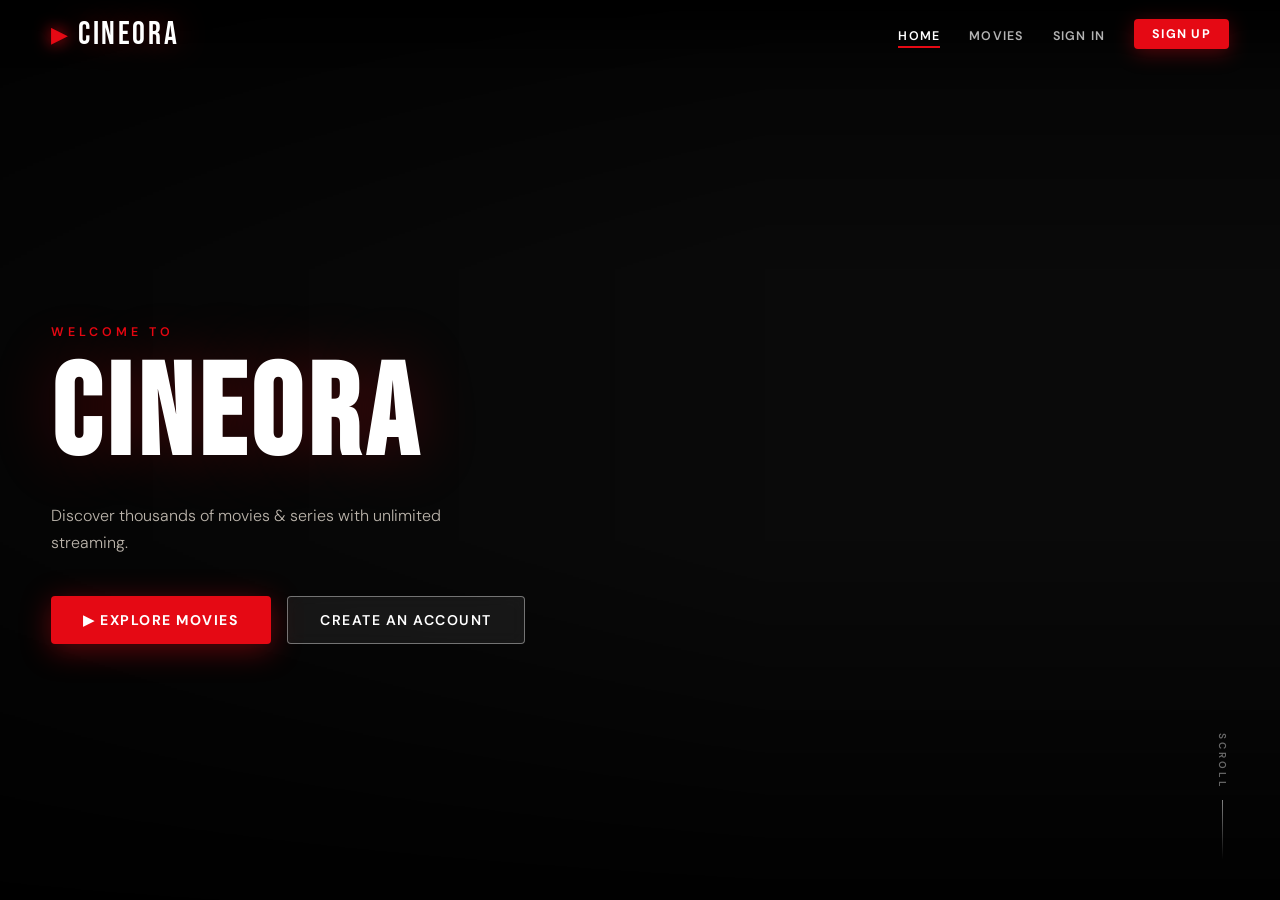
<file: index.html>
<!DOCTYPE html>
<html lang="fr">
<head>
  <meta charset="UTF-8" />
  <meta name="viewport" content="width=device-width, initial-scale=1.0"/>
  <title>CINEORA</title>
  <link rel="stylesheet" href="style/index.css" />
  <link href="https://fonts.googleapis.com/css2?family=Bebas+Neue&family=Montserrat:wght@300;400;600&display=swap" rel="stylesheet"/>
</head>
<body>

 
  <div class="video-wrapper">
    <video id="bg-video" autoplay muted loop playsinline>
      <source src="image/indexvideo.mp4" type="video/mp4" />
    </video>
    <div class="video-overlay"></div>
  </div>


  <nav class="navbar" id="navbar">
    <div class="nav-logo">
      <span class="logo-icon">▶</span>
      <span class="logo-text">CINEORA</span>
    </div>
    <ul class="nav-links" id="navLinks">
      <li><a href="index.html" class="nav-link active" data-label="HOME">Home</a></li>
      <li><a href="content/movie.html" class="nav-link" data-label="MOVIES">Movies</a></li>
      <li><a href="content/essa.html" class="nav-link" data-label="SIGN IN">Sign In</a></li>
      <li><a href="content/signup.html" class="nav-btn">Sign Up</a></li>
    
    </ul>
    <button class="burger" id="burger" aria-label="Menu">
      <span></span><span></span><span></span>
    </button>
  </nav>

 
  <main class="hero">
    <div class="hero-content">
      <p class="hero-tag">Welcome to</p>
      <h1 class="hero-title">CINEORA</h1>
      <p class="hero-subtitle">Discover thousands of movies &amp; series with unlimited streaming.</p>
      <div class="hero-actions">
        <a href="content/movie.html" class="btn-primary">▶ Explore movies</a>
        <a href="content/signup.html" class="btn-secondary">Create an account</a>
      </div>
    </div>
    <div class="hero-scroll">
      <span>Scroll</span>
      <div class="scroll-line"></div>
    </div>
  </main>

  <script src="javascript/index.js"></script>
</body>
</html>
</file>
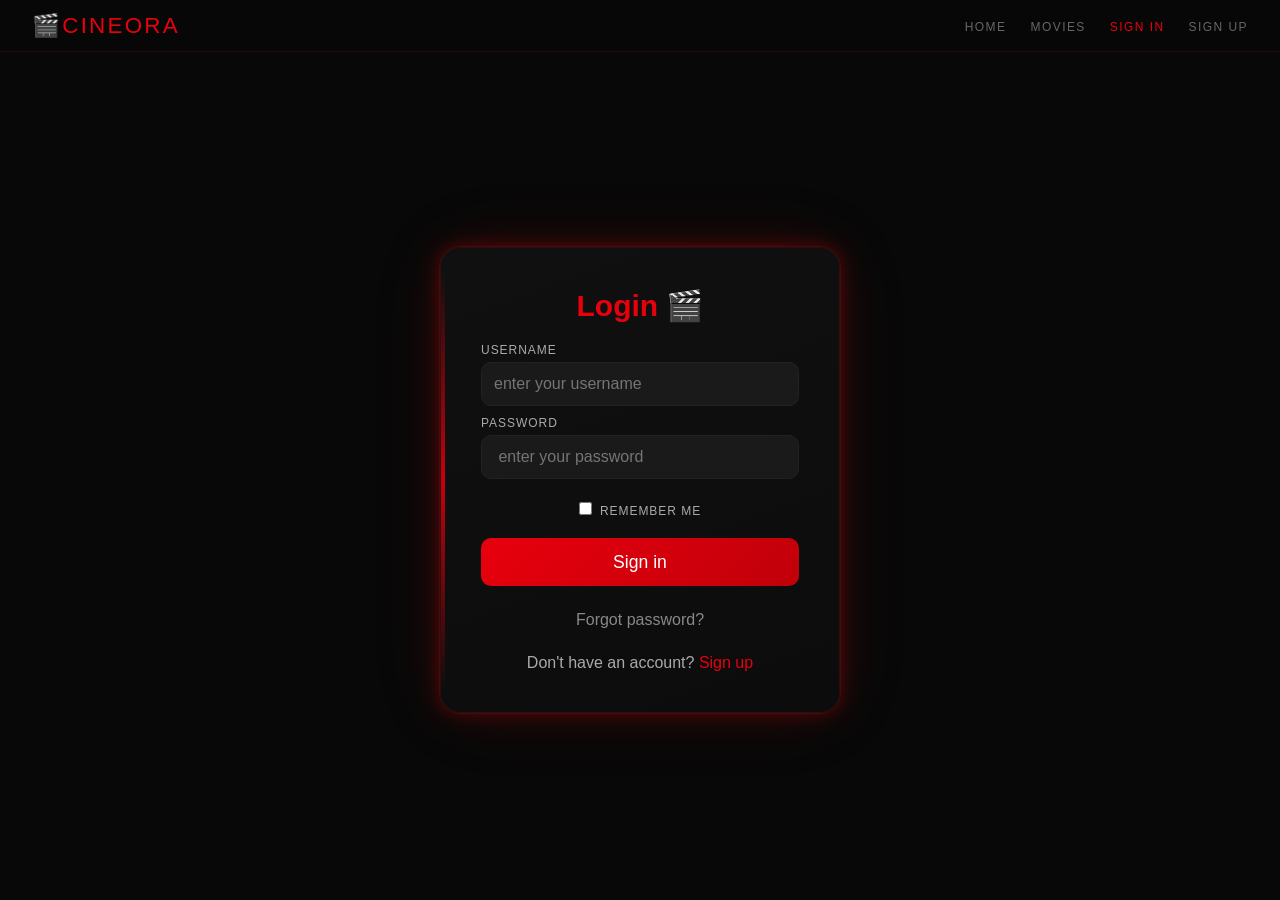
<file: content/essa.html>
<!DOCTYPE html>
<html lang="en">
<head>
    <meta charset="UTF-8">
    <meta name="viewport" content="width=device-width, initial-scale=1.0">
    <title>Login Cineora</title>
    <link rel="stylesheet" href="../style/ess.css">
</head>  
<body>    
    <nav class="navbar">
        <div class="nav-logo"> 🎬CINEORA </div>
        <ul class="nav-links">
            <li><a href="../index.html">Home</a></li>
            <li><a href="movie.html">Movies</a></li>
            <li><a href="essa.html" class="nav-active">Sign In</a></li>
            <li><a href="signup.html">Sign Up</a></li>
        </ul>
    </nav>
    
<div class="login-container">
    <form class="login-box"> 
        <h1> Login 🎬</h1>  
        <label for="username"> Username</label>
        <input
            type="text"
            id="username"
            placeholder="enter your username"
            name="username"
            required
            oninvalid="this.setCustomValidity('Please fill out this field.')"
            oninput="this.setCustomValidity('')">

        
        <label for="password">Password</label>
        <input
            type="password"
            id="password"
            placeholder=" enter your password"
            name="password"
            required
            oninvalid="this.setCustomValidity('Please fill out this field.')"
            oninput="this.setCustomValidity('')">

        <div class="remember">
            <input type="checkbox" id="check">
            <label for="check">Remember me</label>
        </div>

        <button type="submit">Sign in</button>
        <p id="message"></p>
        <a href="#" class="forgot">Forgot password?</a>

        <p>Don't have an account? <a href="signup.html">Sign up</a></p>
    </form>
</div>
<script src="../javascript/script.js"></script>
</body>
</html>
</file>
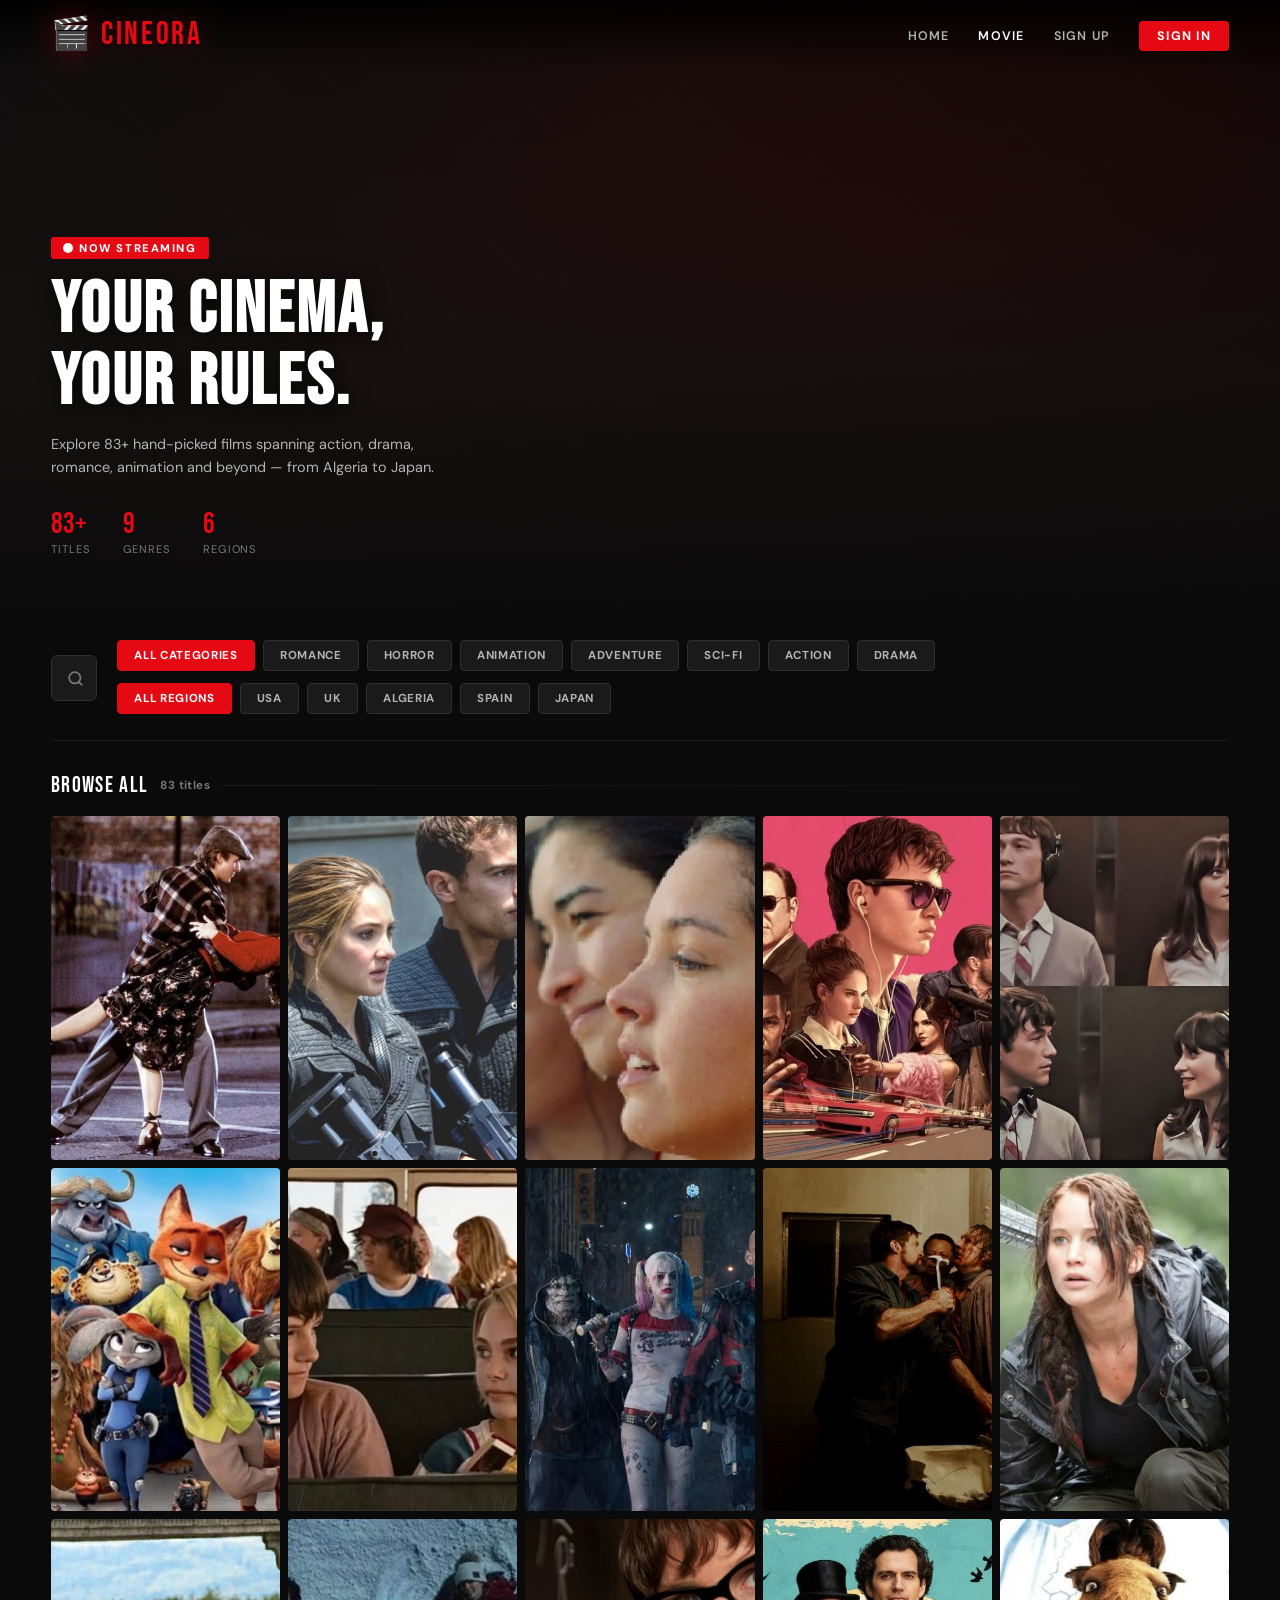
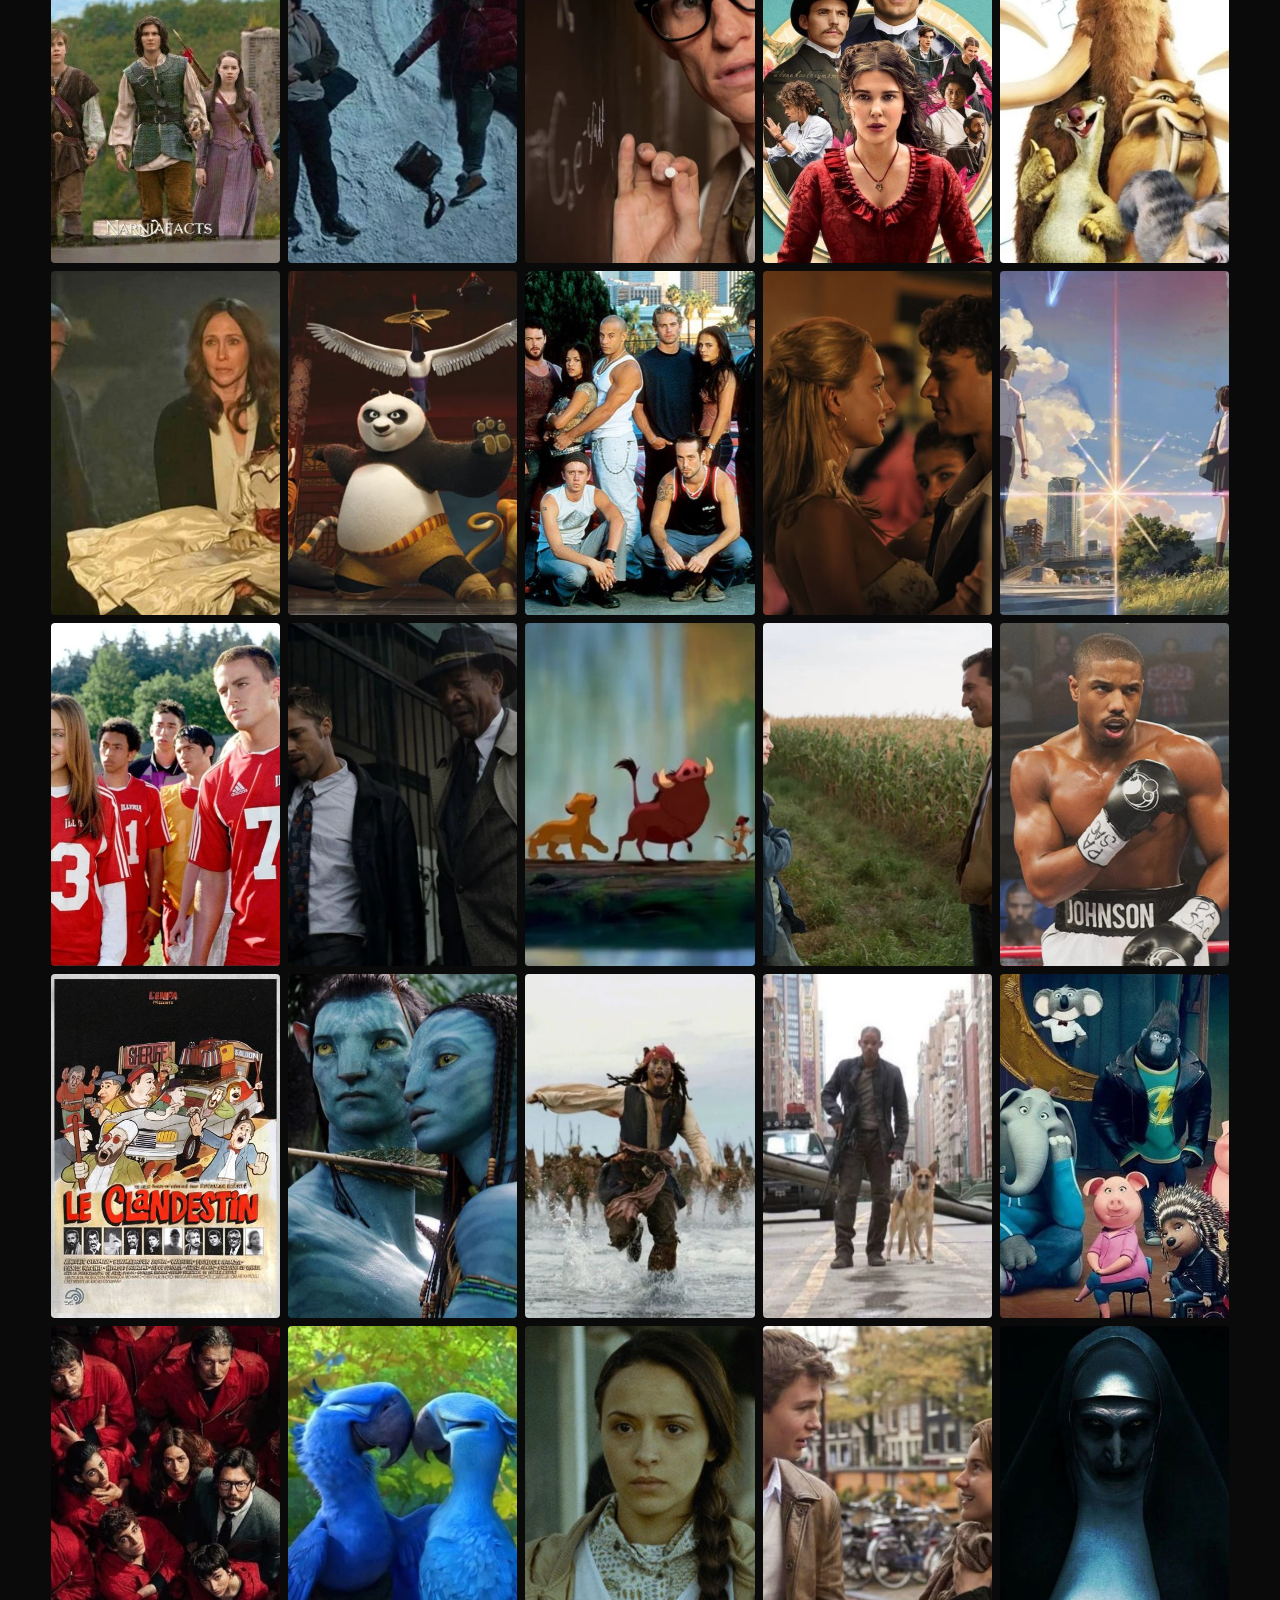
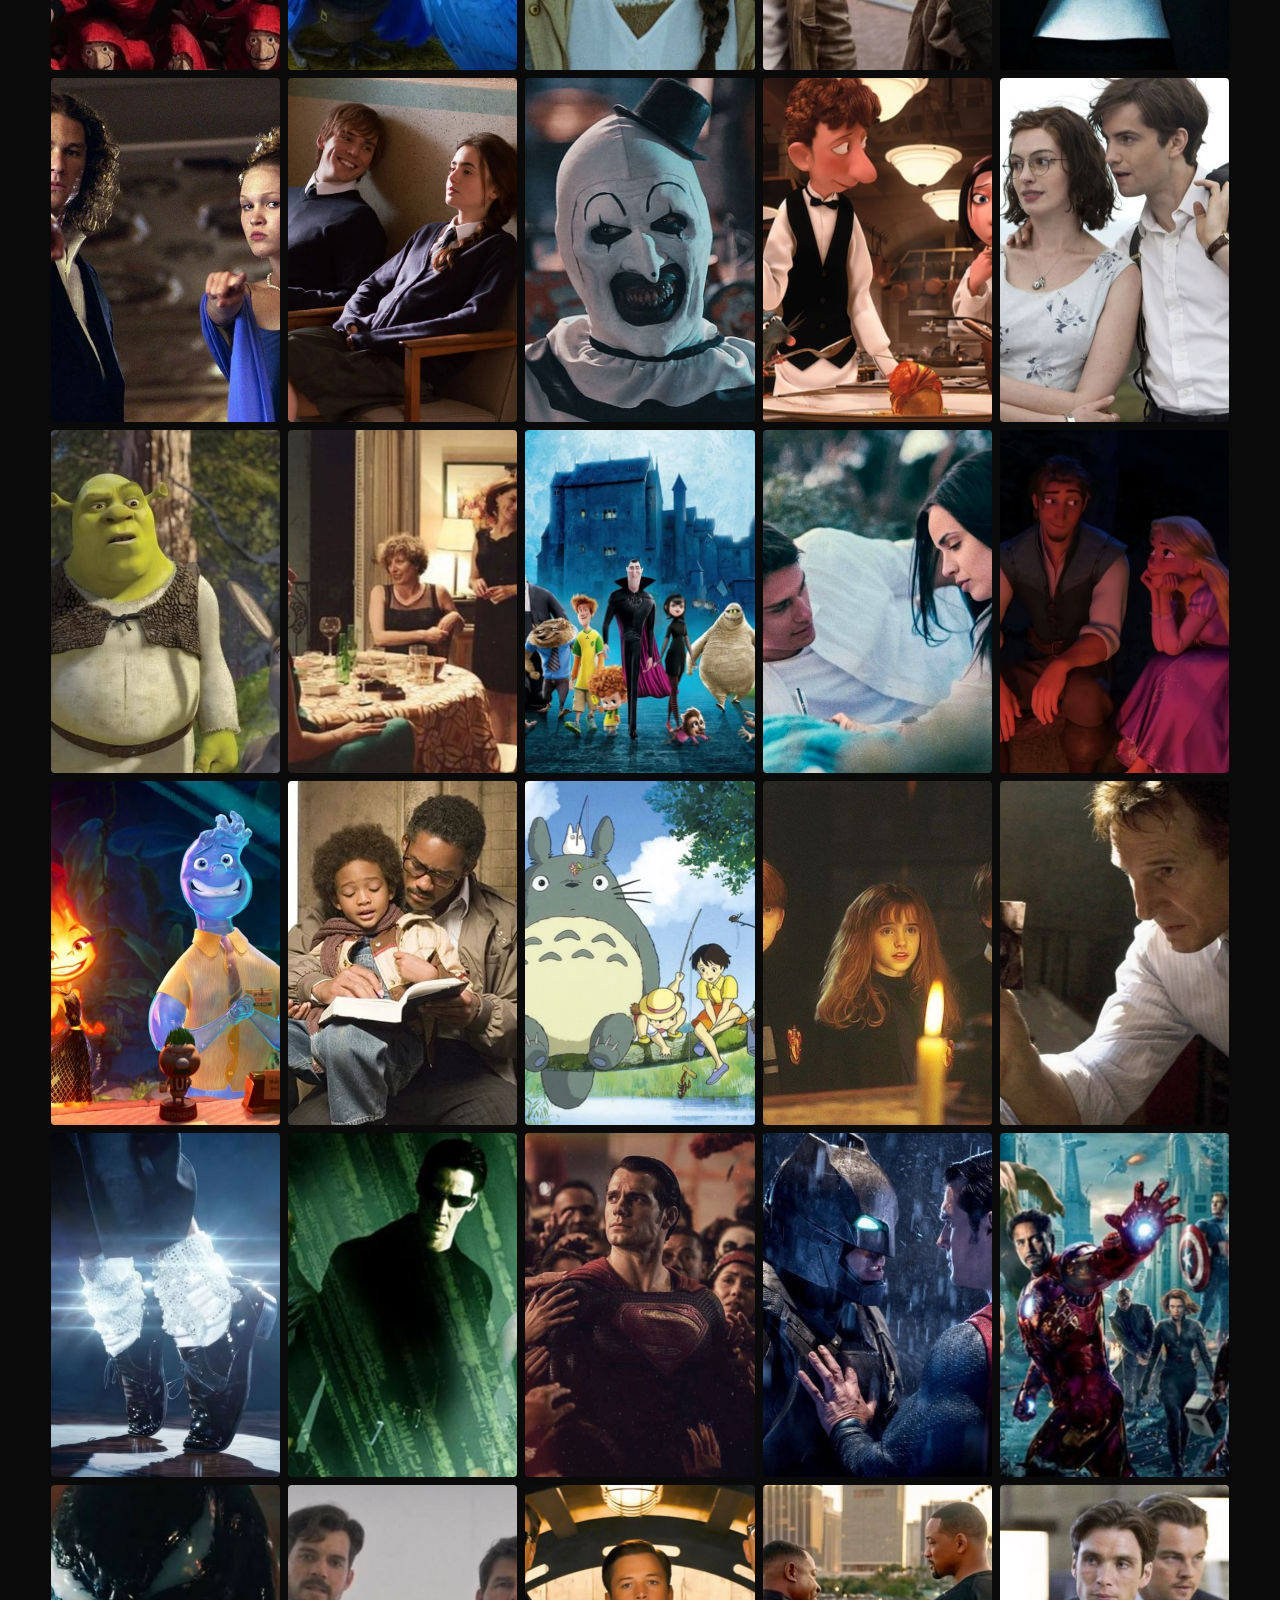
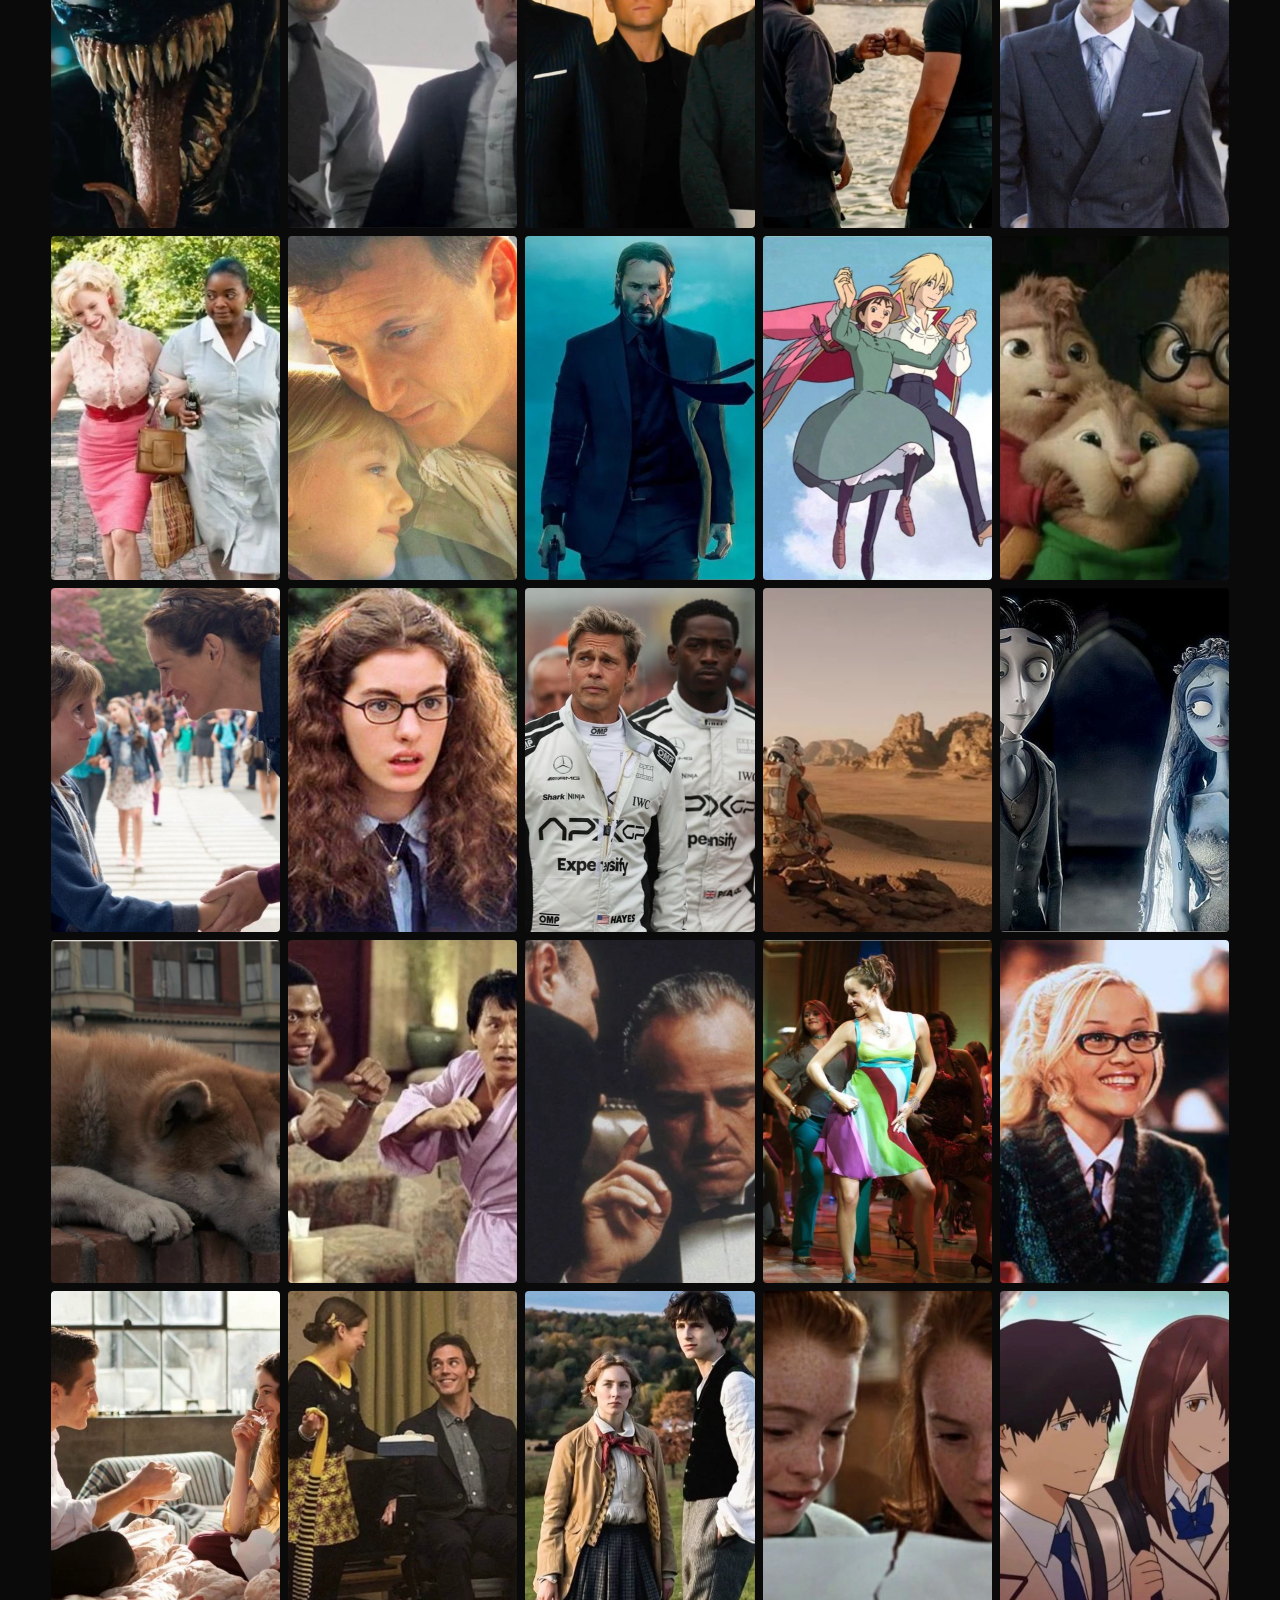
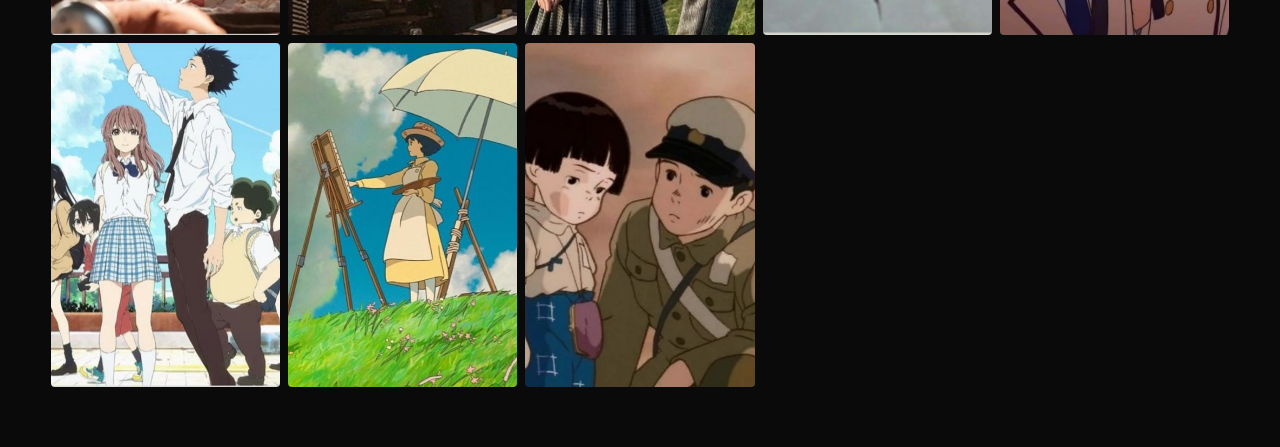
<file: content/movie.html>
<!DOCTYPE html>
<html lang="en">
<head>
  <meta charset="UTF-8">
  <meta name="viewport" content="width=device-width, initial-scale=1.0">
  <title>CINEORA – Catalog</title>
  <link rel="preconnect" href="https://fonts.googleapis.com">
  <link href="https://fonts.googleapis.com/css2?family=Bebas+Neue&family=DM+Sans:ital,opsz,wght@0,9..40,100..1000;1,9..40,100..1000&display=swap" rel="stylesheet">
  <link rel="stylesheet" href="../style/movie.css">
</head>
<body>

  <nav class="navbar" id="navbar">
    <div class="nav-container">
      <div class="nav-logo">🎬 CINEORA</div>
      <ul class="nav-links">
        <li><a href="../index.html">Home</a></li>
        <li><a href="movie.html" class="nav-active">MOVIE</a></li>
        
        <li><a href="signup.html">Sign Up</a></li>
        <li><a href="essa.html" class="sign-in-btn">Sign In</a></li>
        
      </ul>
    </div>
  </nav>

  <section class="hero">
    <div class="hero-bg"></div>
    <div class="hero-gradient"></div>
    <div class="hero-content">
      <div class="hero-badge">
        <svg width="10" height="10" viewBox="0 0 10 10" fill="currentColor"><circle cx="5" cy="5" r="5"/></svg>
        Now Streaming
      </div>
      <h1 class="hero-title">Your Cinema,<br>Your Rules.</h1>
      <p class="hero-sub">Explore 83+ hand-picked films spanning action, drama, romance, animation and beyond — from Algeria to Japan.</p>
      <div class="hero-stats">
        <div class="hero-stat"><span>83+</span><p>Titles</p></div>
        <div class="hero-stat"><span>9</span><p>Genres</p></div>
        <div class="hero-stat"><span>6</span><p>Regions</p></div>
      </div>
    </div>
  </section>

  <main class="main-layout">

    <header class="top-bar">
      <div class="search-wrapper" id="searchWrapper">
        <button class="search-icon-btn" id="searchToggleBtn" aria-label="Toggle Search">
          <svg xmlns="http://www.w3.org/2000/svg" width="17" height="17" viewBox="0 0 24 24" fill="none" stroke="currentColor" stroke-width="2.5" stroke-linecap="round" stroke-linejoin="round">
            <circle cx="11" cy="11" r="8"></circle>
            <line x1="21" y1="21" x2="16.65" y2="16.65"></line>
          </svg>
        </button>
        <input type="text" id="search-input" placeholder="Search movies...">
      </div>

      <div class="filters-container">
        <div class="filter-row" id="categories-row">
          <button class="btn active" data-cat="All">All Categories</button>
          <button class="btn" data-cat="Romance">Romance</button>
          <button class="btn" data-cat="Horror">Horror</button>
          <button class="btn" data-cat="Animation">Animation</button>
          <button class="btn" data-cat="Adventure">Adventure</button>
          <button class="btn" data-cat="Science Fiction">Sci-Fi</button>
          <button class="btn" data-cat="Action">Action</button>
          <button class="btn" data-cat="Drama">Drama</button>
        </div>
        <div class="filter-row" id="regions-row">
          <button class="btn active" data-reg="All">All Regions</button>
          <button class="btn" data-reg="USA">USA</button>
          <button class="btn" data-reg="UK">UK</button>
          <button class="btn" data-reg="Algeria">Algeria</button>
          <button class="btn" data-reg="Spain">Spain</button>
          <button class="btn" data-reg="Japan">Japan</button>
        </div>
      </div>
    </header>

    <div class="section-label">
      Browse All
      <span class="count-badge" id="count-badge">83 titles</span>
    </div>

    <section class="movie-grid" id="films"></section>

  </main>

  <script src="../javascript/movie.js"></script>
</body>
</html>
</file>
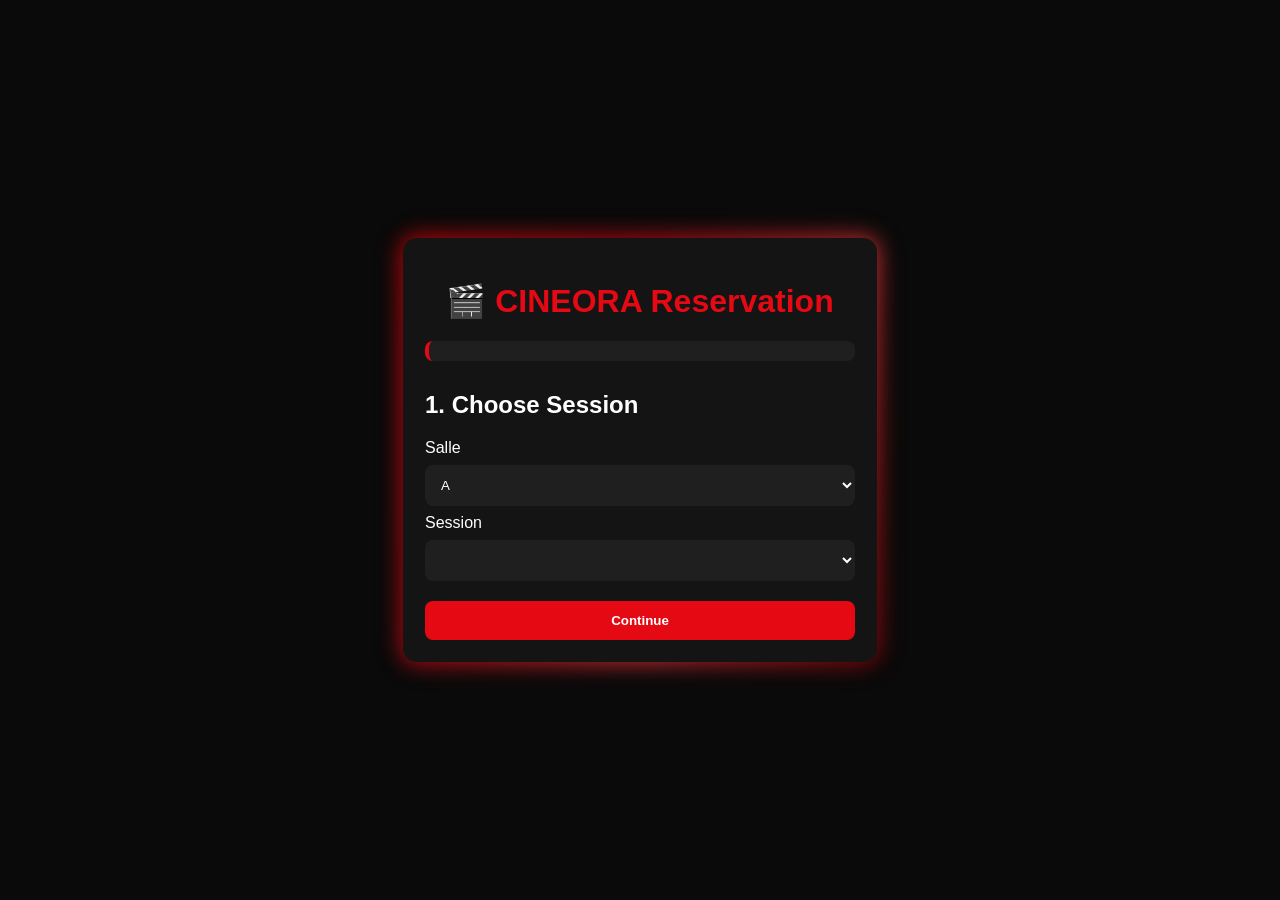
<file: content/reservation.html>
<!DOCTYPE html>
<html lang="en">
<head>
  <meta charset="UTF-8">
  <title>CINEORA Reservation</title>
  <link rel="stylesheet" href="../style/reservation.css">
</head>
<body>

<div class="container">

  <h1>🎬 CINEORA Reservation</h1>

  <div id="movieInfo"></div>

  <!-- STEP 1 -->
  <div id="step1" class="step active">

    <h2>1. Choose Session</h2>

    <label>Salle</label>
    <select id="salle">
      <option>A</option>
      <option>B</option>
      <option>C</option>
      <option>D</option>
      <option>E</option>
      <option>F</option>
      <option>G</option>
    </select>

    <label>Session</label>
    <select id="session"></select>

    <button onclick="goStep2()">Continue</button>
  </div>

  <!-- STEP 2 -->
  <div id="step2" class="step">

    <h2>2. Tickets</h2>

    <label>Adults (100 DA)</label>
    <input type="number" id="adult" value="0" min="0">

    <label>Kids (50 DA)</label>
    <input type="number" id="kid" value="0" min="0">

    <label>Students (70 DA)</label>
    <input type="number" id="student" value="0" min="0">

    <h3>Total: <span id="total">0</span> DA</h3>

    <button onclick="goStep3()">Continue</button>
  </div>

  <!-- STEP 3 -->
  <div id="step3" class="step">

    <h2>3. Payment</h2>

    <input id="name" placeholder="Name on card">
    <input id="card" placeholder="Card number">
    <input id="exp" placeholder="MM/YY">
    <input id="cvv" placeholder="CVV">

    <button onclick="confirmTicket()">Confirm Ticket</button>
  </div>

  <!-- STEP 4 -->
  <div id="step4" class="step">
    <h2>🎉 Ticket Confirmed</h2>
    <div id="ticket"></div>
  </div>

</div>

<script src="../javascript/reservation.js"></script>
</body>
</html>
</file>
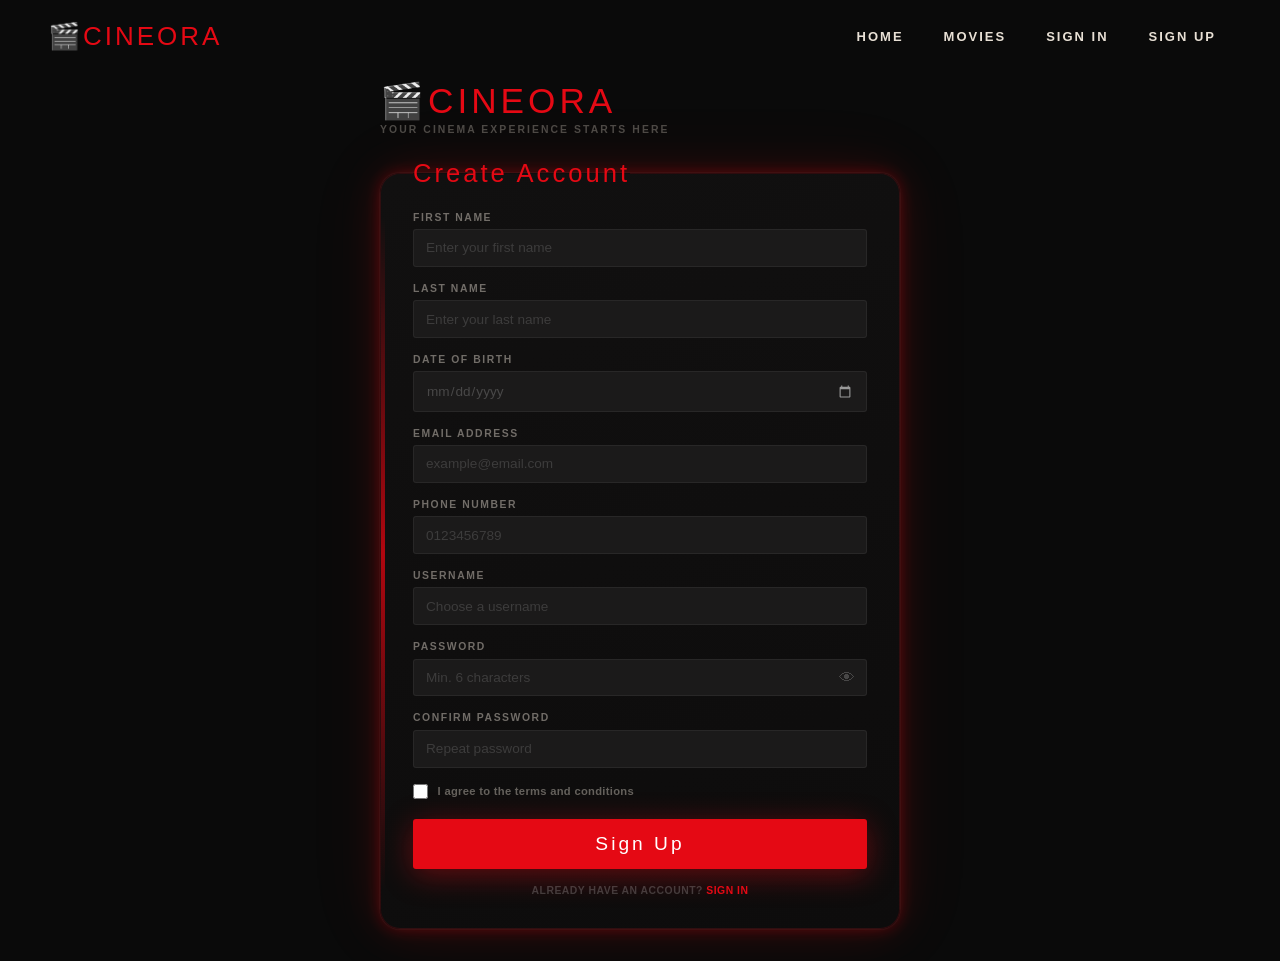
<file: content/signup.html>
<!DOCTYPE html>
<html lang="en">
<head>
    <meta charset="UTF-8">
    <meta name="viewport" content="width=device-width, initial-scale=1.0">
    <title>Sign Up – CINEORA</title>
    <link rel="stylesheet" href="../style/signup.css"/>
</head>
<body>

    
    <nav class="navbar">
        <div class="nav-logo">🎬CINEORA</div>
        <ul class="nav-links">
            <li><a href="../index.html">Home</a></li>
            <li><a href="movie.html">Movies</a></li>
            <li><a href="essa.html">Sign In</a></li>
            <li><a href="signup.html" class="nav-active">Sign Up</a></li>
        </ul>
    </nav>

    <div class="app">
        <div class="logo">🎬CINEORA</div>
        <div class="tagline">Your cinema experience starts here</div>

        <form novalidate>
            <fieldset>
                <legend>Create Account</legend>

                <div class="input-group">
                    <label for="firstname">First Name</label>
                    <input type="text" id="firstname" name="firstname" placeholder="Enter your first name" />
                    <span class="error-msg" id="err-firstname"></span>
                </div>
                <div class="input-group">
                    <label for="lastname">Last Name</label>
                    <input type="text" id="lastname" name="lastname" placeholder="Enter your last name" />
                    <span class="error-msg" id="err-lastname"></span>
                </div>
                <div class="input-group">
                    <label for="birth">Date of Birth</label>
                    <input type="date" id="birth" name="birth" />
                    <span class="error-msg" id="err-birth"></span>
                </div>
                <div class="input-group">
                    <label for="email">Email Address</label>
                    <input type="email" id="email" name="email" placeholder="example@email.com" />
                    <span class="error-msg" id="err-email"></span>
                </div>
                <div class="input-group">
                    <label for="tel">Phone Number</label>
                    <input type="tel" id="tel" name="phone" placeholder="0123456789" />
                    <span class="error-msg" id="err-tel"></span>
                </div>
                <div class="input-group">
                    <label for="username">Username</label>
                    <input type="text" id="username" name="username" placeholder="Choose a username" />
                    <span class="error-msg" id="err-username"></span>
                </div>

                <div class="input-group">
                    <label for="password">Password</label>
                    <div class="input-wrap">
                        <input type="password" id="password" name="password" placeholder="Min. 6 characters" />
                        <span class="eye" id="eye1">👁</span>
                    </div>
                    <span class="error-msg" id="err-password"></span>
                </div>

                <ul class="conditions" id="conditions">
                    <li id="cond-length">At least 6 characters</li>
                    <li id="cond-upper">One uppercase letter</li>
                    <li id="cond-number">One number</li>
                    <li id="cond-special">One special character (!@#...)</li>
                </ul>

                <div class="input-group">
                    <label for="confirm_password">Confirm Password</label>
                    <div class="input-wrap">
                        <input type="password" id="confirm_password" name="confirm_password" placeholder="Repeat password" />
                    </div>
                    <span class="error-msg" id="err-confirm"></span>
                </div>

                <label class="terms" for="terms">
                    <input type="checkbox" id="terms" />
                    I agree to the terms and conditions
                </label>
                <span class="error-msg" id="err-terms"></span>

                <input type="submit" value="Sign Up" />

                <p class="connection">Already have an account? <a href="essa.html">Sign In</a></p>
            </fieldset>
        </form>

        <div class="welcome-screen hidden" id="welcome-screen">
            <div class="welcome-card">
                <div class="icon">🎟️</div>
                <h1>Welcome<span id="username-display"></span>!</h1>
                <p>Your account has been created successfully.<br>You're ready to book your first movie.</p>
                <button class="btn-start" onclick="window.location.href='../index.html'">Let's get started</button>
            </div>
        </div>
    </div>

    <script src="../javascript/signup.js"></script>
</body>
</html>
</file>
<file: style/index.css>
@import url('https://fonts.googleapis.com/css2?family=Bebas+Neue&family=DM+Sans:ital,opsz,wght@0,9..40,100..1000;1,9..40,100..1000&display=swap');


*, *::before, *::after {
  box-sizing: border-box;
  margin: 0;
  padding: 0;
}

:root {
  --red:        #E50914;
  --red-hover:  #F40612;
  --red-dark:   #B0060F;
  --bg:         #0A0A0A;
  --surface:    #1a1a1a;
  --surface2:   #232323;
  --border:     rgba(255, 255, 255, 0.07);
  --text:       #e5e5e5;
  --muted:      #777;
  --white:      #ffffff;
  --off-white:  #e8e0d5;
  --nav-h:      68px;
  --font-display: 'Bebas Neue', sans-serif;
  --font-body:    'DM Sans', sans-serif;
}

html {
  scroll-behavior: smooth;
}

html, body {
  min-height: 100%;
  overflow-x: hidden;
  background: var(--bg);
  color: var(--text);
  font-family: var(--font-body);
}

::-webkit-scrollbar        { width: 5px; height: 5px; }
::-webkit-scrollbar-track  { background: #000; }
::-webkit-scrollbar-thumb  { background: #333; border-radius: 4px; }
::-webkit-scrollbar-thumb:hover { background: var(--red); }

.video-wrapper {
  position: fixed;
  inset: 0;
  z-index: 0;
}

#bg-video {
  width: 100%;
  height: 100%;
  object-fit: cover;
  filter: brightness(0.45) saturate(1.2);
}

.video-overlay {
  position: absolute;
  inset: 0;
  background:
    linear-gradient(to bottom, rgba(0,0,0,0.6) 0%, transparent 30%, transparent 60%, rgba(0,0,0,0.85) 100%),
    linear-gradient(to right,  rgba(0,0,0,0.5) 0%, transparent 60%);
}

.navbar {
  position: fixed;
  top: 0;
  left: 0;
  width: 100%;
  height: var(--nav-h);
  z-index: 1000;
  display: flex;
  align-items: center;
  justify-content: space-between;
  padding: 0 4%;
  background: linear-gradient(to bottom, rgba(0,0,0,0.9) 0%, transparent 100%);
  transition: background 0.4s ease, backdrop-filter 0.4s ease, box-shadow 0.4s ease;
}

.navbar.scrolled {
  background: rgba(20,20,20,0.97);
  backdrop-filter: blur(8px);
  box-shadow: 0 2px 20px rgba(0,0,0,0.6);
}

.nav-logo {
  display: flex;
  align-items: center;
  gap: 10px;
  text-decoration: none;
  cursor: pointer;
  user-select: none;
}

.logo-icon {
  font-size: 22px;
  color: var(--red);
  filter: drop-shadow(0 0 8px var(--red));
}

.logo-text {
  font-family: var(--font-display);
  font-size: 2rem;
  letter-spacing: 0.08em;
  color: var(--white);
  text-shadow: 0 0 30px rgba(229,9,20,0.4);
}

.logo-accent { color: var(--red); }

.nav-links {
  list-style: none;
  display: flex;
  align-items: center;
  gap: 1.8rem;
}

.nav-link {
  position: relative;
  display: inline-block;
  font-size: 0.78rem;
  font-weight: 600;
  letter-spacing: 0.1em;
  text-transform: uppercase;
  color: #b3b3b3;
  text-decoration: none;
  transition: color 0.2s;
}

.nav-link::after {
  content: '';
  position: absolute;
  bottom: -4px;
  left: 0;
  right: 0;
  height: 2px;
  background: var(--red);
  transform: scaleX(0);
  transform-origin: left;
  transition: transform 0.3s ease;
}

.nav-link:hover,
.nav-link.active      { color: var(--white); }

.nav-link:hover::after,
.nav-link.active::after { transform: scaleX(1); }

.nav-btn {
  display: inline-block;
  padding: 7px 18px;
  background: var(--red);
  color: var(--white);
  font-weight: 700;
  font-size: 0.78rem;
  letter-spacing: 0.1em;
  text-transform: uppercase;
  text-decoration: none;
  border-radius: 4px;
  transition: background 0.2s, transform 0.15s, box-shadow 0.2s;
  box-shadow: 0 4px 20px rgba(229,9,20,0.35);
}

.nav-btn:hover {
  background: var(--red-hover);
  transform: scale(1.03);
  box-shadow: 0 6px 28px rgba(229,9,20,0.55);
}

.burger {
  display: none;
  flex-direction: column;
  gap: 5px;
  background: none;
  border: none;
  cursor: pointer;
  padding: 4px;
}

.burger span {
  display: block;
  width: 26px;
  height: 2px;
  background: var(--white);
  border-radius: 2px;
  transition: all 0.3s ease;
}

.burger.open span:nth-child(1) { transform: translateY(7px) rotate(45deg); }
.burger.open span:nth-child(2) { opacity: 0; }
.burger.open span:nth-child(3) { transform: translateY(-7px) rotate(-45deg); }

.hero {
  position: relative;
  z-index: 10;
  min-height: 100vh;
  display: flex;
  align-items: center;
  padding: 0 4%;
  padding-top: var(--nav-h);
}

.hero-content {
  max-width: 640px;
}

.hero-tag {
  font-size: 0.78rem;
  font-weight: 600;
  letter-spacing: 4px;
  text-transform: uppercase;
  color: var(--red);
  margin-bottom: 16px;
  opacity: 0;
  animation: fadeUp 0.8s ease 0.2s both;
}

.hero-title {
  font-family: var(--font-display);
  font-size: clamp(64px, 10vw, 130px);
  line-height: 0.95;
  letter-spacing: 6px;
  color: var(--white);
  text-shadow: 0 0 60px rgba(229,9,20,0.25);
  opacity: 0;
  animation: fadeUp 0.9s ease 0.35s both;
}

.hero-title span {
  color: var(--red);
  display: block;
}

.hero-subtitle {
  margin-top: 24px;
  font-size: 1rem;
  font-weight: 300;
  line-height: 1.7;
  color: rgba(232,224,213,0.8);
  max-width: 440px;
  opacity: 0;
  animation: fadeUp 0.9s ease 0.5s both;
}

.hero-actions {
  margin-top: 40px;
  display: flex;
  gap: 16px;
  flex-wrap: wrap;
  opacity: 0;
  animation: fadeUp 0.9s ease 0.65s both;
}

.btn-primary {
  display: inline-flex;
  align-items: center;
  gap: 8px;
  padding: 14px 32px;
  background: var(--red);
  color: var(--white);
  font-weight: 700;
  font-size: 0.88rem;
  letter-spacing: 1.5px;
  text-transform: uppercase;
  text-decoration: none;
  border-radius: 4px;
  transition: background 0.2s, transform 0.15s, box-shadow 0.2s;
  box-shadow: 0 6px 30px rgba(229,9,20,0.4);
}

.btn-primary:hover {
  background: var(--red-hover);
  transform: translateY(-3px);
  box-shadow: 0 10px 40px rgba(229,9,20,0.6);
}

.btn-secondary {
  display: inline-flex;
  align-items: center;
  padding: 14px 32px;
  border: 1.5px solid rgba(255,255,255,0.4);
  color: var(--white);
  font-weight: 600;
  font-size: 0.88rem;
  letter-spacing: 1.5px;
  text-transform: uppercase;
  text-decoration: none;
  border-radius: 4px;
  backdrop-filter: blur(8px);
  background: rgba(255,255,255,0.07);
  transition: border-color 0.25s, background 0.25s, transform 0.2s;
}

.btn-secondary:hover {
  border-color: var(--white);
  background: rgba(255,255,255,0.14);
  transform: translateY(-3px);
}

.hero-scroll {
  position: absolute;
  bottom: 40px;
  right: 4%;
  display: flex;
  flex-direction: column;
  align-items: center;
  gap: 10px;
  opacity: 0;
  animation: fadeIn 1s ease 1.2s both;
}

.hero-scroll span {
  font-size: 10px;
  font-weight: 600;
  letter-spacing: 3px;
  text-transform: uppercase;
  color: rgba(255,255,255,0.4);
  writing-mode: vertical-rl;
}

.scroll-line {
  width: 1px;
  height: 60px;
  background: linear-gradient(to bottom, rgba(255,255,255,0.5), transparent);
  animation: scrollPulse 2s ease-in-out infinite;
}


.hero-banner {
  position: relative;
  height: 56vw;
  max-height: 620px;
  min-height: 380px;
  display: flex;
  align-items: flex-end;
  padding: 0 4% 5%;
  overflow: hidden;
  background: linear-gradient(135deg, #0d0d0d 0%, #1a0a0a 40%, #0d0000 100%);
}

.hero-banner-bg {
  position: absolute;
  inset: 0;
  background:
    radial-gradient(ellipse 80% 60% at 70% 40%, rgba(229,9,20,0.07) 0%, transparent 60%),
    repeating-linear-gradient(
      45deg,
      transparent 0px, transparent 40px,
      rgba(255,255,255,0.012) 40px, rgba(255,255,255,0.012) 41px
    );
}

.hero-banner-gradient {
  position: absolute;
  inset: 0;
  background: linear-gradient(to top, var(--bg) 0%, rgba(20,20,20,0.6) 40%, transparent 100%);
}

.hero-banner-content {
  position: relative;
  z-index: 2;
  max-width: 550px;
  animation: heroIn 0.8s ease both;
}

@keyframes heroIn {
  from { opacity: 0; transform: translateY(24px); }
  to   { opacity: 1; transform: translateY(0); }
}

.hero-badge {
  display: inline-flex;
  align-items: center;
  gap: 6px;
  background: var(--red);
  color: #fff;
  font-size: 0.7rem;
  font-weight: 800;
  letter-spacing: 0.14em;
  text-transform: uppercase;
  padding: 4px 12px;
  border-radius: 3px;
  margin-bottom: 16px;
}

.hero-banner-title {
  font-family: var(--font-display);
  font-size: clamp(2.8rem, 6vw, 4.5rem);
  letter-spacing: 0.03em;
  line-height: 1;
  color: var(--white);
  margin-bottom: 14px;
  text-shadow: 2px 4px 20px rgba(0,0,0,0.8);
}

.hero-banner-sub {
  font-size: 0.9rem;
  color: #b3b3b3;
  line-height: 1.6;
  margin-bottom: 28px;
  max-width: 420px;
}

.hero-stats {
  display: flex;
  gap: 32px;
}

.hero-stat { text-align: left; }

.hero-stat span {
  display: block;
  font-family: var(--font-display);
  font-size: 1.8rem;
  color: var(--red);
}

.hero-stat p {
  font-size: 0.7rem;
  color: var(--muted);
  text-transform: uppercase;
  letter-spacing: 0.08em;
}

.main-layout {
  padding: 0 4% 60px;
}

.top-bar {
  display: flex;
  align-items: center;
  gap: 20px;
  padding: 20px 0 24px;
  border-bottom: 1px solid var(--border);
  margin-bottom: 32px;
  flex-wrap: wrap;
}


.search-wrapper {
  display: flex;
  align-items: center;
  background: var(--surface);
  border: 1px solid #2e2e2e;
  border-radius: 6px;
  padding: 4px;
  transition: all 0.3s cubic-bezier(0.4,0,0.2,1);
  width: 46px;
  height: 46px;
  overflow: hidden;
  flex-shrink: 0;
}

.search-icon-btn {
  background: none;
  border: none;
  color: var(--muted);
  width: 38px;
  height: 38px;
  display: flex;
  align-items: center;
  justify-content: center;
  cursor: pointer;
  border-radius: 4px;
  transition: all 0.2s;
  flex-shrink: 0;
}

.search-icon-btn:hover {
  color: var(--white);
  background: rgba(255,255,255,0.06);
}

.search-wrapper input {
  width: 0;
  opacity: 0;
  border: none;
  outline: none;
  background: transparent;
  color: var(--white);
  font-size: 0.88rem;
  padding: 0;
  transition: width 0.3s cubic-bezier(0.4,0,0.2,1), opacity 0.2s;
  font-family: var(--font-body);
}

.search-wrapper.open {
  width: 260px;
  border-color: var(--red);
  box-shadow: 0 0 0 2px rgba(229,9,20,0.18);
  padding-right: 12px;
}

.search-wrapper.open input {
  width: 100%;
  opacity: 1;
  padding-left: 6px;
}

/* Filters */
.filters-container {
  flex: 1;
  display: flex;
  flex-direction: column;
  gap: 10px;
  overflow: hidden;
  min-width: 0;
}

.filter-row {
  display: flex;
  gap: 8px;
  overflow-x: auto;
  scrollbar-width: none;
  padding-bottom: 2px;
}

.filter-row::-webkit-scrollbar { display: none; }

.btn {
  background: var(--surface);
  color: #b3b3b3;
  border: 1px solid #2e2e2e;
  padding: 7px 16px;
  border-radius: 4px;
  font-size: 0.72rem;
  font-weight: 700;
  letter-spacing: 0.06em;
  text-transform: uppercase;
  cursor: pointer;
  white-space: nowrap;
  transition: all 0.18s ease;
  font-family: var(--font-body);
}

.btn:hover  { background: var(--surface2); color: var(--white); border-color: #444; }
.btn.active { background: var(--red); color: var(--white); border-color: var(--red); }

.section-label {
  font-family: var(--font-display);
  font-size: 1.35rem;
  letter-spacing: 0.06em;
  color: var(--white);
  margin-bottom: 18px;
  display: flex;
  align-items: center;
  gap: 12px;
}

.section-label::after {
  content: '';
  flex: 1;
  height: 1px;
  background: linear-gradient(to right, var(--border), transparent);
}

.count-badge {
  font-family: var(--font-body);
  font-size: 0.72rem;
  font-weight: 700;
  color: var(--muted);
  letter-spacing: 0.04em;
}

.movie-grid {
  display: grid;
  grid-template-columns: repeat(auto-fill, minmax(200px, 1fr));
  gap: 8px;
}

.film-card {
  position: relative;
  border-radius: 4px;
  overflow: hidden;
  cursor: pointer;
  aspect-ratio: 2 / 3;
  background: var(--surface);
  transition: transform 0.3s cubic-bezier(0.25,0.8,0.25,1), z-index 0s 0.3s;
}

.film-card:hover {
  transform: scale(1.06);
  z-index: 10;
  transition: transform 0.3s cubic-bezier(0.25,0.8,0.25,1), z-index 0s 0s;
  box-shadow: 0 8px 40px rgba(0,0,0,0.8), 0 0 0 1px rgba(229,9,20,0.3);
}

.film-card a { display: block; width: 100%; height: 100%; }

.film-card img {
  width: 100%;
  height: 100%;
  object-fit: cover;
  display: block;
  transition: transform 0.4s ease;
}

.film-card:hover img { transform: scale(1.04); }

.card-overlay {
  position: absolute;
  inset: 0;
  background: linear-gradient(to top, rgba(0,0,0,0.92) 0%, rgba(0,0,0,0.3) 50%, transparent 100%);
  opacity: 0;
  transition: opacity 0.3s ease;
  display: flex;
  flex-direction: column;
  justify-content: flex-end;
  padding: 14px 12px;
}

.film-card:hover .card-overlay { opacity: 1; }

.card-title {
  font-size: 0.82rem;
  font-weight: 700;
  color: var(--white);
  line-height: 1.3;
  margin-bottom: 4px;
  display: -webkit-box;
  -webkit-line-clamp: 2;
  -webkit-box-orient: vertical;
  overflow: hidden;
}

.card-meta {
  font-size: 0.68rem;
  color: #b3b3b3;
  display: flex;
  align-items: center;
  gap: 8px;
}

.card-cat {
  background: var(--red);
  color: var(--white);
  font-size: 0.6rem;
  font-weight: 800;
  letter-spacing: 0.06em;
  text-transform: uppercase;
  padding: 2px 7px;
  border-radius: 2px;
}

.play-icon {
  position: absolute;
  top: 50%;
  left: 50%;
  transform: translate(-50%, -50%) scale(0.6);
  width: 44px;
  height: 44px;
  background: rgba(255,255,255,0.9);
  border-radius: 50%;
  display: flex;
  align-items: center;
  justify-content: center;
  opacity: 0;
  transition: opacity 0.3s, transform 0.3s;
}

.play-icon svg { margin-left: 3px; }

.film-card:hover .play-icon {
  opacity: 1;
  transform: translate(-50%, -50%) scale(1);
}

/* Empty state */
.empty-state {
  grid-column: 1 / -1;
  text-align: center;
  padding: 80px 20px;
  color: var(--muted);
}

.empty-state svg { margin-bottom: 16px; opacity: 0.4; }
.empty-state p   { font-size: 1rem; }

@property --a {
  syntax: '<angle>';
  initial-value: 0deg;
  inherits: false;
}

@keyframes spin { to { --a: 360deg; } }

.details-container {
  max-width: 480px;
  width: 100%;
  background: #0d0d0d;
  padding: 20px;
  border-radius: 8px;
  box-shadow: 0 8px 20px rgba(0,0,0,0.4);
  text-align: center;
  margin: calc(var(--nav-h) + 40px) auto 60px auto;
  position: relative;
  filter: drop-shadow(0 0 6px rgba(229,9,20,0.35));
}

.details-container::before {
  content: '';
  position: absolute;
  inset: -2px;
  border-radius: 10px;
  padding: 2px;
  background: conic-gradient(from var(--a), #E50914, #ff4444, #E50914, #aa0000, transparent 40%, transparent 60%, #aa0000, #E50914);
  -webkit-mask: linear-gradient(#fff 0 0) content-box, linear-gradient(#fff 0 0);
  -webkit-mask-composite: xor;
  mask-composite: exclude;
  animation: spin 4s linear infinite;
  z-index: 0;
  pointer-events: none;
}

.details-container > * { position: relative; z-index: 1; }

.image-wrapper {
  width: 140px;
  height: 200px;
  margin: 0 auto 24px auto;
  border-radius: 6px;
  overflow: hidden;
  box-shadow: 0 8px 24px rgba(0,0,0,0.6);
  border: 1px solid rgba(232,0,13,0.2);
}

.image-wrapper img {
  width: 100%;
  height: 100%;
  object-fit: cover;
  display: block;
}

.details-container h1 {
  font-family: var(--font-display);
  font-size: 2.4rem;
  letter-spacing: 0.04em;
  color: var(--white);
  margin-bottom: 24px;
  line-height: 1;
}

.info-table {
  width: 100%;
  border-collapse: collapse;
  margin-bottom: 28px;
  text-align: left;
}

.info-table th,
.info-table td {
  padding: 12px 0;
  border-bottom: 1px solid #252525;
  font-size: 0.84rem;
}

.info-table tr:last-child th,
.info-table tr:last-child td { border-bottom: none; }

.info-table th {
  color: var(--muted);
  font-weight: 700;
  text-transform: uppercase;
  letter-spacing: 0.08em;
  width: 36%;
  padding-right: 16px;
}

.info-table td { color: var(--text); }

.action-buttons {
  display: flex;
  flex-direction: column;
  gap: 10px;
}

.buy-btn {
  width: 100%;
  padding: 14px;
  background: var(--red);
  color: var(--white);
  border: none;
  border-radius: 4px;
  font-size: 0.88rem;
  font-weight: 800;
  text-transform: uppercase;
  letter-spacing: 0.1em;
  cursor: pointer;
  text-decoration: none;
  display: block;
  text-align: center;
  transition: background 0.2s, transform 0.1s;
}

.buy-btn:hover  { background: var(--red-hover); }
.buy-btn:active { transform: scale(0.98); }

.back-btn {
  background: none;
  border: none;
  color: var(--muted);
  font-size: 0.75rem;
  font-weight: 600;
  text-transform: uppercase;
  letter-spacing: 0.08em;
  cursor: pointer;
  transition: color 0.2s;
  text-decoration: none;
  display: block;
  text-align: center;
  margin-top: 8px;
}

.back-btn:hover { color: var(--white); }

@keyframes fadeUp {
  from { opacity: 0; transform: translateY(30px); }
  to   { opacity: 1; transform: translateY(0); }
}

@keyframes fadeIn {
  from { opacity: 0; }
  to   { opacity: 1; }
}

@keyframes scrollPulse {
  0%, 100% { transform: scaleY(1); opacity: 0.5; }
  50%       { transform: scaleY(1.3); opacity: 1; }
}

@media (max-width: 900px) {
  .main-layout { padding-left: 3%; padding-right: 3%; }

  .top-bar {
    flex-direction: column;
    align-items: stretch;
  }

  .search-wrapper {
    width: 100%;
    height: 44px;
  }

  .search-wrapper input {
    width: 100%;
    opacity: 1;
    padding-left: 8px;
  }

  .movie-grid {
    grid-template-columns: repeat(auto-fill, minmax(140px, 1fr));
    gap: 6px;
  }

  .details-container {
    margin: calc(var(--nav-h) + 20px) 16px 40px;
  }
}

@media (max-width: 768px) {
  .navbar { padding: 0 20px; }

  .nav-links {
    position: fixed;
    top: var(--nav-h);
    left: 0;
    right: 0;
    flex-direction: column;
    align-items: flex-start;
    gap: 0;
    background: rgba(10,10,10,0.97);
    backdrop-filter: blur(16px);
    padding: 20px 0 30px;
    transform: translateY(-110%);
    transition: transform 0.4s cubic-bezier(0.4,0,0.2,1);
  }

  .nav-links.open { transform: translateY(0); }

  .nav-link {
    display: block;
    width: 100%;
    padding: 14px 24px;
    margin: 0;
    font-size: 0.9rem;
  }

  .nav-btn {
    display: block;
    width: calc(100% - 48px);
    margin: 10px 24px 0;
    text-align: center;
    border-radius: 4px;
  }

  .burger { display: flex; }

  .hero { padding: 0 20px; padding-top: var(--nav-h); }
  .hero-scroll { right: 20px; }
  .hero-banner { min-height: 320px; }
}

@media (max-width: 600px) {
  .hero-banner { min-height: 260px; }
}
</file>
<file: style/ess.css>
*{
    margin: 0;
    padding: 0;
    box-sizing: border-box;
    font-family: 'DM Sans', sans-serif;
}

body{
    height: 100vh;
    display: flex;
    justify-content: center;
    align-items: center;
    background: #080808;
    color: #F0F0F0;
}

.login-container{
    position: fixed;
    top: 0;
    left: 0;
    width: 100%;
    height:100%;
    display: flex;
    justify-content: center;
    align-items: center;
    padding-top: 60px;
}

.login-box{
    background: linear-gradient(160deg, #111010 0%, #0D0C0C 100%);
    border: 1px solid rgba(232, 0, 13, 0.15);
    box-shadow:
        0 0 0 1px rgba(255, 255, 255, 0.03),
        0 0 15px rgba(232, 0, 13, 0.3),
        0 0 40px rgba(232, 0, 13, 0.15),
        0 0 80px rgba(232, 0, 13, 0.08);
    border-radius: 20px;
    width: 400px;
    padding: 40px;
    position: relative;
    overflow: hidden;
    text-align: left;
}

.login-box::before{
    content: '';
    position: absolute;
    top: 5%;
    left: 0;
    width: 4px;
    height: 90%;
    background: linear-gradient(to bottom, transparent, #C8000B, transparent);
    border-radius: 0 4px 4px 0;
}

.login-box h1{
    color: #E8000D;
    margin-bottom: 20px;
    text-align: center;
    font-size: 30px;
}

label{
    color: #aaa;
    display: block;
    margin-top: 10px;
    margin-bottom: 5px;
    text-transform: uppercase;
    letter-spacing: 0.08em;
    font-size: 12px;
}

.login-box input[type="text"],
.login-box input[type="password"]{
    width: 100%;
    padding: 0.75rem;
    background: #1b1a1a;
    color: #F0F0F0;
    border: 1px solid #222;
    border-radius: 10px;
    font-size: 16px;
    outline: none;
    transition: border-color 0.2s, box-shadow 0.2s, background 0.2s, color 0.2s;
}

.login-box input[type="text"]:focus,
.login-box input[type="password"]:focus{
    border-color: rgba(232, 0, 13, 0.6);
    box-shadow: 0 0 0 3px rgba(232, 0, 13, 0.08);
    background: #ffffff;
    color: #111;
}

.remember{
    display: flex;
    justify-content: center;
    align-items: center;
    gap: 8px;
    color: #aaa;
    margin: 15px 0;
}

button{
    width: 100%;
    padding: 15px;
    background: linear-gradient(135deg, #E8000D, #C0000A);
    border: none;
    border-radius: 10px;
    color: white;
    font-size: 22px;
    cursor: pointer;
    transition: opacity 0.15s, transform 0.1s;
}

button:hover{
    opacity: 0.9;
    transform: translateY(-1px);
}

.forgot{
    display: block;
    margin-top: 20px;
    color: #888;
    text-decoration: none;
    text-align: center;
}

.forgot:hover{
    color: #E8000D;
}

p{
    margin-top: 25px;
    color: #aaa;
    text-align: center;
}

p a{
    color: #E8000D;
    text-decoration: none;
}

p a:hover{
    text-decoration: underline;
}

.navbar{
    position: fixed;
    top: 0;
    left: 0;
    width: 100%;
    background: rgba(8, 8, 8, 0.95);
    backdrop-filter: blur(12px);
    border-bottom: 1px solid rgba(232, 0, 13, 0.15);
    display: flex;
    align-items: center;
    justify-content: space-between;
    padding: 0.75rem 2rem;
    z-index: 100;
}

.nav-logo{
    font-family: 'Bebas Neue', sans-serif;
    font-size: 1.4rem;
    letter-spacing: 0.1em;
    color: #E8000D;
}

.nav-links{
    list-style: none;
    display: flex;
    gap: 1.5rem;
}

.nav-links a{
    font-size: 0.75rem;
    text-transform: uppercase;
    letter-spacing: 0.12em;
    color: #666;
    text-decoration: none;
}

.nav-links a:hover,
.nav-links a.nav-active{
    color: #E8000D;
}
@media (max-width: 768px) {
    .navbar {
        padding: 0.6rem 1rem;
    }
    .nav-links {
        gap: 1rem;
    }
    .nav-links a {
        font-size: 0.7rem;
    }
}
 
@media (max-width: 480px) {
    body {
        padding: 5rem 0.75rem 2rem;
    }
    .navbar {
        flex-direction: column;
        gap: 0.5rem;
        padding: 0.6rem 1rem;
    }
    .nav-links {
        flex-wrap: wrap;
        justify-content: center;
        gap: 0.6rem;
    }
    .login-box {
        padding: 1.75rem 1.25rem;
        border-radius: 14px;
    }
    .login-box h1 {
        font-size: 1.6rem;
    }
    .login-box input[type="text"],
    .login-box input[type="password"] {
        font-size: 1rem;
        padding: 0.75rem;
    }
    button {
        font-size: 1.1rem;
        padding: 0.85rem;
    }
}
 
@media (min-width: 1024px) {
    .login-box {
        max-width: 480px;
    }
}
button { 
        font-size: 1.1rem; 
        padding: 0.85rem; 
    } 
} 
  
@media (min-width: 1024px) { 
    .login-box { 
        max-width: 480px; 
    } 
}
</file>
<file: style/movie.css>
@import url('https://fonts.googleapis.com/css2?family=Bebas+Neue&family=DM+Sans:ital,opsz,wght@0,9..40,100..1000;1,9..40,100..1000&display=swap');


*, *::before, *::after {
  box-sizing: border-box;
  margin: 0;
  padding: 0;
}

:root {
  --red:       #E50914;
  --red-hover: #F40612;
  --bg:        #0A0A0A;
  --surface:   #1a1a1a;
  --surface2:  #232323;
  --border:    rgba(255, 255, 255, 0.07);
  --text:      #e5e5e5;
  --muted:     #777;
  --nav-h:     68px;
}

html {
  scroll-behavior: smooth;
}

body {
  background: var(--bg);
  color: var(--text);
  font-family: 'DM Sans', sans-serif;
  min-height: 100vh;
  overflow-x: hidden;
}


::-webkit-scrollbar        { width: 5px; height: 5px; }
::-webkit-scrollbar-track  { background: #000; }
::-webkit-scrollbar-thumb  { background: #333; border-radius: 4px; }
::-webkit-scrollbar-thumb:hover { background: var(--red); }


.navbar {
  position: fixed;
  top: 0;
  left: 0;
  width: 100%;
  height: var(--nav-h);
  z-index: 1000;
  display: flex;
  align-items: center;
  padding: 0 4%;
  background: linear-gradient(to bottom, rgba(0, 0, 0, 0.9) 0%, transparent 100%);
  transition: background 0.4s ease;
}

.navbar.scrolled {
  background: rgba(20, 20, 20, 0.97);
  backdrop-filter: blur(8px);
  box-shadow: 0 2px 20px rgba(0, 0, 0, 0.6);
}

.nav-container {
  width: 100%;
  display: flex;
  align-items: center;
  justify-content: space-between;
}

.nav-logo {
  font-family: 'Bebas Neue', sans-serif;
  font-size: 2rem;
  letter-spacing: 0.08em;
  color: var(--red);
  user-select: none;
  text-shadow: 0 0 30px rgba(229, 9, 20, 0.4);
}

.nav-links {
  list-style: none;
  display: flex;
  gap: 1.8rem;
  align-items: center;
}

.nav-links a {
  font-size: 0.78rem;
  font-weight: 600;
  text-transform: uppercase;
  letter-spacing: 0.1em;
  color: #b3b3b3;
  text-decoration: none;
  transition: color 0.2s;
}

.nav-links a:hover     { color: #fff; }
.nav-links a.nav-active { color: #fff; }

.nav-links .sign-in-btn {
  background: var(--red);
  color: #fff;
  padding: 7px 18px;
  border-radius: 4px;
  font-weight: 700;
  transition: background 0.2s, transform 0.1s;
}

.nav-links .sign-in-btn:hover {
  background: var(--red-hover);
  color: #fff;
  transform: scale(1.03);
}


.hero {
  position: relative;
  height: 56vw;
  max-height: 620px;
  min-height: 380px;
  display: flex;
  align-items: flex-end;
  padding: 0 4% 5%;
  overflow: hidden;
  background: linear-gradient(135deg, #0d0d0d 0%, #1a0a0a 40%, #0d0000 100%);
}

.hero-bg {
  position: absolute;
  inset: 0;
  background:
    radial-gradient(ellipse 80% 60% at 70% 40%, rgba(229, 9, 20, 0.07) 0%, transparent 60%),
    repeating-linear-gradient(
      45deg,
      transparent 0px,
      transparent 40px,
      rgba(255, 255, 255, 0.012) 40px,
      rgba(255, 255, 255, 0.012) 41px
    );
}

.hero-gradient {
  position: absolute;
  inset: 0;
  background: linear-gradient(to top, var(--bg) 0%, rgba(20, 20, 20, 0.6) 40%, transparent 100%);
}

.hero-content {
  position: relative;
  z-index: 2;
  max-width: 550px;
  animation: heroIn 0.8s ease both;
}

@keyframes heroIn {
  from { opacity: 0; transform: translateY(24px); }
  to   { opacity: 1; transform: translateY(0); }
}

.hero-badge {
  display: inline-flex;
  align-items: center;
  gap: 6px;
  background: var(--red);
  color: #fff;
  font-size: 0.7rem;
  font-weight: 800;
  letter-spacing: 0.14em;
  text-transform: uppercase;
  padding: 4px 12px;
  border-radius: 3px;
  margin-bottom: 16px;
}

.hero-title {
  font-family: 'Bebas Neue', sans-serif;
  font-size: clamp(2.8rem, 6vw, 4.5rem);
  letter-spacing: 0.03em;
  line-height: 1;
  color: #fff;
  margin-bottom: 14px;
  text-shadow: 2px 4px 20px rgba(0, 0, 0, 0.8);
}

.hero-sub {
  font-size: 0.9rem;
  color: #b3b3b3;
  line-height: 1.6;
  margin-bottom: 28px;
  max-width: 420px;
}

.hero-stats {
  display: flex;
  gap: 32px;
}

.hero-stat { text-align: left; }

.hero-stat span {
  display: block;
  font-family: 'Bebas Neue', sans-serif;
  font-size: 1.8rem;
  color: var(--red);
}

.hero-stat p {
  font-size: 0.7rem;
  color: var(--muted);
  text-transform: uppercase;
  letter-spacing: 0.08em;
}


.main-layout {
  padding: 0 4% 60px;
}


.top-bar {
  display: flex;
  align-items: center;
  gap: 20px;
  padding: 20px 0 24px;
  border-bottom: 1px solid var(--border);
  margin-bottom: 32px;
  flex-wrap: wrap;
}


.search-wrapper {
  display: flex;
  align-items: center;
  background: var(--surface);
  border: 1px solid #2e2e2e;
  border-radius: 6px;
  padding: 4px;
  transition: all 0.3s cubic-bezier(0.4, 0, 0.2, 1);
  width: 46px;
  height: 46px;
  overflow: hidden;
  flex-shrink: 0;
}

.search-icon-btn {
  background: none;
  border: none;
  color: var(--muted);
  width: 38px;
  height: 38px;
  display: flex;
  align-items: center;
  justify-content: center;
  cursor: pointer;
  border-radius: 4px;
  transition: all 0.2s;
  flex-shrink: 0;
}

.search-icon-btn:hover {
  color: #fff;
  background: rgba(255, 255, 255, 0.06);
}

.search-wrapper input {
  width: 0;
  opacity: 0;
  border: none;
  outline: none;
  background: transparent;
  color: #fff;
  font-size: 0.88rem;
  padding: 0;
  transition: width 0.3s cubic-bezier(0.4, 0, 0.2, 1), opacity 0.2s;
  font-family: 'DM Sans', sans-serif;
}

.search-wrapper.open {
  width: 260px;
  border-color: var(--red);
  box-shadow: 0 0 0 2px rgba(229, 9, 20, 0.18);
  padding-right: 12px;
}

.search-wrapper.open input {
  width: 100%;
  opacity: 1;
  padding-left: 6px;
}

/* Filters */
.filters-container {
  flex: 1;
  display: flex;
  flex-direction: column;
  gap: 10px;
  overflow: hidden;
  min-width: 0;
}

.filter-row {
  display: flex;
  gap: 8px;
  overflow-x: auto;
  scrollbar-width: none;
  padding-bottom: 2px;
}

.filter-row::-webkit-scrollbar { display: none; }

.btn {
  background: var(--surface);
  color: #b3b3b3;
  border: 1px solid #2e2e2e;
  padding: 7px 16px;
  border-radius: 4px;
  font-size: 0.72rem;
  font-weight: 700;
  letter-spacing: 0.06em;
  text-transform: uppercase;
  cursor: pointer;
  white-space: nowrap;
  transition: all 0.18s ease;
  font-family: 'DM Sans', sans-serif;
}

.btn:hover  { background: var(--surface2); color: #fff; border-color: #444; }
.btn.active { background: var(--red); color: #fff; border-color: var(--red); }


.section-label {
  font-family: 'Bebas Neue', sans-serif;
  font-size: 1.35rem;
  letter-spacing: 0.06em;
  color: #fff;
  margin-bottom: 18px;
  display: flex;
  align-items: center;
  gap: 12px;
}

.section-label::after {
  content: '';
  flex: 1;
  height: 1px;
  background: linear-gradient(to right, var(--border), transparent);
}

.count-badge {
  font-family: 'DM Sans', sans-serif;
  font-size: 0.72rem;
  font-weight: 700;
  color: var(--muted);
  letter-spacing: 0.04em;
}


.movie-grid {
  display: grid;
  grid-template-columns: repeat(auto-fill, minmax(200px, 1fr));
  gap: 8px;
}


.film-card {
  position: relative;
  border-radius: 4px;
  overflow: hidden;
  cursor: pointer;
  aspect-ratio: 2 / 3;
  background: var(--surface);
  transition: transform 0.3s cubic-bezier(0.25, 0.8, 0.25, 1), z-index 0s 0.3s;
}

.film-card:hover {
  transform: scale(1.06);
  z-index: 10;
  transition: transform 0.3s cubic-bezier(0.25, 0.8, 0.25, 1), z-index 0s 0s;
  box-shadow: 0 8px 40px rgba(0, 0, 0, 0.8), 0 0 0 1px rgba(229, 9, 20, 0.3);
}

.film-card a {
  display: block;
  width: 100%;
  height: 100%;
}

.film-card img {
  width: 100%;
  height: 100%;
  object-fit: cover;
  display: block;
  transition: transform 0.4s ease;
}

.film-card:hover img { transform: scale(1.04); }

.card-overlay {
  position: absolute;
  inset: 0;
  background: linear-gradient(
    to top,
    rgba(0, 0, 0, 0.92) 0%,
    rgba(0, 0, 0, 0.3) 50%,
    transparent 100%
  );
  opacity: 0;
  transition: opacity 0.3s ease;
  display: flex;
  flex-direction: column;
  justify-content: flex-end;
  padding: 14px 12px;
}

.film-card:hover .card-overlay { opacity: 1; }

.card-title {
  font-size: 0.82rem;
  font-weight: 700;
  color: #fff;
  line-height: 1.3;
  margin-bottom: 4px;
  display: -webkit-box;
  -webkit-line-clamp: 2;
  -webkit-box-orient: vertical;
  overflow: hidden;
}

.card-meta {
  font-size: 0.68rem;
  color: #b3b3b3;
  display: flex;
  align-items: center;
  gap: 8px;
}

.card-cat {
  background: var(--red);
  color: #fff;
  font-size: 0.6rem;
  font-weight: 800;
  letter-spacing: 0.06em;
  text-transform: uppercase;
  padding: 2px 7px;
  border-radius: 2px;
}

.play-icon {
  position: absolute;
  top: 50%;
  left: 50%;
  transform: translate(-50%, -50%) scale(0.6);
  width: 44px;
  height: 44px;
  background: rgba(255, 255, 255, 0.9);
  border-radius: 50%;
  display: flex;
  align-items: center;
  justify-content: center;
  opacity: 0;
  transition: opacity 0.3s, transform 0.3s;
}

.play-icon svg { margin-left: 3px; }

.film-card:hover .play-icon {
  opacity: 1;
  transform: translate(-50%, -50%) scale(1);
}

.empty-state {
  grid-column: 1 / -1;
  text-align: center;
  padding: 80px 20px;
  color: var(--muted);
}

.empty-state svg { margin-bottom: 16px; opacity: 0.4; }
.empty-state p   { font-size: 1rem; }


@property --a {
  syntax: '<angle>';
  initial-value: 0deg;
  inherits: false;
}

@keyframes spin {
  to { --a: 360deg; }
}

.details-container {
  max-width: 480px;
  width: 100%;
  background: #0d0d0d;
  padding: 20px;
  border-radius: 8px;
  box-shadow: 0 8px 20px rgba(0, 0, 0, 0.4);
  text-align: center;
  margin: calc(var(--nav-h) + 40px) auto 60px auto;
  position: relative;
  filter: drop-shadow(0 0 6px rgba(229, 9, 20, 0.35));
}

.details-container::before {
  content: '';
  position: absolute;
  inset: -2px;
  border-radius: 10px;
  padding: 2px;
  background: conic-gradient(from var(--a), #E50914, #ff4444, #E50914, #aa0000, transparent 40%, transparent 60%, #aa0000, #E50914);
  -webkit-mask: linear-gradient(#fff 0 0) content-box, linear-gradient(#fff 0 0);
  -webkit-mask-composite: xor;
  mask-composite: exclude;
  animation: spin 4s linear infinite;
  z-index: 0;
  pointer-events: none;
}

.details-container > * {
  position: relative;
  z-index: 1;
}

.image-wrapper {
  width: 140px;
  height: 200px;
  margin: 0 auto 24px auto;
  border-radius: 6px;
  overflow: hidden;
  box-shadow: 0 8px 24px rgba(0, 0, 0, 0.6);
  border: 1px solid rgba(232, 0, 13, 0.2);
}

.image-wrapper img {
  width: 100%;
  height: 100%;
  object-fit: cover;
  display: block;
}

.details-container h1 {
  font-family: 'Bebas Neue', sans-serif;
  font-size: 2.4rem;
  letter-spacing: 0.04em;
  color: #fff;
  margin-bottom: 24px;
  line-height: 1;
}

.info-table {
  width: 100%;
  border-collapse: collapse;
  margin-bottom: 28px;
  text-align: left;
}

.info-table th,
.info-table td {
  padding: 12px 0;
  border-bottom: 1px solid #252525;
  font-size: 0.84rem;
}

.info-table tr:last-child th,
.info-table tr:last-child td {
  border-bottom: none;
}

.info-table th {
  color: var(--muted);
  font-weight: 700;
  text-transform: uppercase;
  letter-spacing: 0.08em;
  width: 36%;
  padding-right: 16px;
}

.info-table td { color: var(--text); }

.action-buttons {
  display: flex;
  flex-direction: column;
  gap: 10px;
}

.buy-btn {
  width: 100%;
  padding: 14px;
  background: var(--red);
  color: #fff;
  border: none;
  border-radius: 4px;
  font-size: 0.88rem;
  font-weight: 800;
  text-transform: uppercase;
  letter-spacing: 0.1em;
  cursor: pointer;
  text-decoration: none;
  display: block;
  text-align: center;
  transition: background 0.2s, transform 0.1s;
}

.buy-btn:hover  { background: var(--red-hover); }
.buy-btn:active { transform: scale(0.98); }

.back-btn {
  background: none;
  border: none;
  color: var(--muted);
  font-size: 0.75rem;
  font-weight: 600;
  text-transform: uppercase;
  letter-spacing: 0.08em;
  cursor: pointer;
  transition: color 0.2s;
  text-decoration: none;
  display: block;
  text-align: center;
  margin-top: 8px;
}

.back-btn:hover { color: #fff; }


@media (max-width: 900px) {
  .main-layout { padding-left: 3%; padding-right: 3%; }

  .top-bar {
    flex-direction: column;
    align-items: stretch;
  }

  .search-wrapper {
    width: 100%;
    height: 44px;
  }

  .search-wrapper input {
    width: 100%;
    opacity: 1;
    padding-left: 8px;
  }

  .movie-grid {
    grid-template-columns: repeat(auto-fill, minmax(140px, 1fr));
    gap: 6px;
  }

  .details-container {
    margin: calc(var(--nav-h) + 20px) 16px 40px;
  }
}

@media (max-width: 600px) {
  .nav-links  { display: none; }
  .hero       { min-height: 320px; }
}
</file>
<file: style/reservation.css>
body {
  margin: 0;
  font-family: 'DM Sans', sans-serif;
  background: #0a0a0a;
  color: white;
  display: flex;
  justify-content: center;
  align-items: center;
  min-height: 100vh;
}

.container {
  width: 430px;
  background: #141414;
  padding: 22px;
  border-radius: 14px;
  position: relative;
  box-shadow: 0 0 30px rgba(229, 9, 20, 0.25);
}

.container::before {
  content: "";
  position: absolute;
  inset: -2px;
  border-radius: 16px;
  background: linear-gradient(120deg, #ff0000, #E50914, #ff4d4d, #8b0000);
  z-index: -1;
  filter: blur(10px);
  opacity: 0.6;
}

h1 {
  text-align: center;
  color: #E50914;
  font-family: 'Bebas Neue', sans-serif;
}


.step {
  display: none;
  flex-direction: column;
}

.step.active {
  display: flex;
}


input, select {
  padding: 12px;
  margin: 8px 0;
  border-radius: 8px;
  border: none;
  background: #1f1f1f;
  color: white;
  outline: none;
}

input:focus, select:focus {
  box-shadow: 0 0 10px rgba(229, 9, 20, 0.5);
}


button {
  margin-top: 12px;
  padding: 12px;
  background: #E50914;
  border: none;
  color: white;
  font-weight: bold;
  cursor: pointer;
  border-radius: 8px;
}

button:hover {
  background: #ff1a1a;
}


#movieInfo {
  background: #1f1f1f;
  padding: 10px;
  margin-bottom: 10px;
  border-left: 4px solid #E50914;
  border-radius: 8px;
}


#ticket {
  background: #1f1f1f;
  padding: 12px;
  border-radius: 8px;
  border: 1px solid rgba(229, 9, 20, 0.3);
}
</file>
<file: style/signup.css>
/* ===== RESET & ROOT ===== */
*, *::before, *::after {
  box-sizing: border-box;
  margin: 0;
  padding: 0;
}

:root {
  --red:      #e50914;
  --red-dark: #b0060f;
  --white:    #ffffff;
  --off-white:#e8e0d5;
  --dark:     #0a0a0a;
  --nav-h:    72px;
  --font-display: 'Bebas Neue', sans-serif;
  --font-body:    'Montserrat', sans-serif;
}

html, body {
  background: var(--dark);
  font-family: var(--font-body);
  color: var(--white);
  min-height: 100vh;
  overflow-x: hidden;
}

body {
  display: flex;
  justify-content: center;
  align-items: center;
  padding: 5rem 1rem 2rem;
}

@keyframes fadeUp {
  from { opacity: 0; transform: translateY(30px); }
  to   { opacity: 1; transform: translateY(0); }
}

@keyframes fadeSlide {
  from { opacity: 0; transform: translateY(20px); }
  to   { opacity: 1; transform: translateY(0); }
}


.app {
  width: 100%;
  max-width: 480px;
  animation: fadeUp 0.7s ease both;
}

form {
  width: 100%;
  max-width: 480px;
  animation: fadeUp 0.7s ease both;
}

.logo {
  font-family: var(--font-display);
  font-size: 2.2rem;
  letter-spacing: 4px;
  color: var(--red);
  margin-bottom: 0.1rem;
}

.tagline {
  font-size: 0.65rem;
  font-weight: 600;
  color: rgba(232,224,213,0.3);
  text-transform: uppercase;
  letter-spacing: 0.2em;
  margin-bottom: 1.5rem;
}

.navbar {
  position: fixed;
  top: 0; left: 0; right: 0;
  z-index: 100;
  height: var(--nav-h);
  display: flex;
  align-items: center;
  justify-content: space-between;
  padding: 0 48px;
  transition: background 0.4s ease, backdrop-filter 0.4s ease, box-shadow 0.4s ease;
}

.navbar.scrolled {
  background: rgba(10,10,10,0.92);
  backdrop-filter: blur(12px);
  box-shadow: 0 1px 0 rgba(255,255,255,0.06);
}

.nav-logo {
  font-family: var(--font-display);
  font-size: 26px;
  letter-spacing: 3px;
  color: var(--red);
  text-decoration: none;
}

.nav-links {
  list-style: none;
  display: flex;
  align-items: center;
  gap: 8px;
  margin: 0; padding: 0;
}

.nav-links a {
  position: relative;
  display: inline-block;
  padding: 8px 16px;
  font-family: var(--font-body);
  font-weight: 600;
  font-size: 13px;
  letter-spacing: 2px;
  text-transform: uppercase;
  color: var(--off-white);
  text-decoration: none;
  transition: color 0.25s;
}

fieldset {
  background: linear-gradient(160deg, #111010 0%, #0D0C0C 100%);
  border: 1px solid rgba(229, 9, 20, 0.15);
  box-shadow:
    0 0 0 1px rgba(255,255,255,0.03),
    0 0 15px rgba(229, 9, 20, 0.3),
    0 0 40px rgba(229, 9, 20, 0.15),
    0 0 80px rgba(229, 9, 20, 0.08);
  border-radius: 20px;
  padding: 2rem;
  width: 100%;
  position: relative;
  overflow: hidden;
}

fieldset::before {
  content: '';
  position: absolute;
  top: 5%; left: 0;
  width: 4px; height: 90%;
  background: linear-gradient(to bottom, transparent, var(--red-dark), transparent);
  border-radius: 0 4px 4px 0;
}

legend {
  font-family: var(--font-display);
  font-size: 1.6rem;
  letter-spacing: 3px;
  color: var(--red);
  margin-bottom: -0.5rem;
}

.input-group {
  display: flex;
  flex-direction: column;
  gap: 0.4rem;
  margin-bottom: 1rem;
}

label {
  font-size: 0.65rem;
  font-weight: 700;
  letter-spacing: 0.15em;
  color: rgba(232,224,213,0.45);
  text-transform: uppercase;
  font-family: var(--font-body);
}

input[type="text"],
input[type="email"],
input[type="tel"],
input[type="date"],
input[type="password"] {
  width: 100%;
  padding: 0.65rem 0.75rem;
  background: #1b1a1a;
  color: var(--white);
  border: 1px solid rgba(255,255,255,0.06);
  border-radius: 3px;
  font-family: var(--font-body);
  font-size: 0.85rem;
  font-weight: 500;
  outline: none;
  transition: border-color 0.25s, box-shadow 0.25s, background 0.25s, color 0.25s;
  color-scheme: dark;
}

input[type="text"]:focus,
input[type="email"]:focus,
input[type="tel"]:focus,
input[type="date"]:focus,
input[type="password"]:focus {
  border-color: rgba(229, 9, 20, 0.6);
  box-shadow: 0 0 0 3px rgba(229, 9, 20, 0.08);
  background: var(--white);
  color: #111;
  color-scheme: light;
}

input[type="text"]::placeholder,
input[type="email"]::placeholder,
input[type="tel"]::placeholder,
input[type="password"]::placeholder {
  color: rgba(255,255,255,0.15);
  font-weight: 500;
}

input[type="date"] { color: rgba(255,255,255,0.2); }

input[type="date"]::-webkit-calendar-picker-indicator {
  filter: invert(0.4);
  cursor: pointer;
}

label.terms {
  display: flex;
  align-items: center;
  gap: 0.6rem;
  font-size: 0.7rem;
  font-weight: 600;
  text-transform: none;
  letter-spacing: 0.3px;
  color: rgba(232,224,213,0.4);
  cursor: pointer;
  margin-bottom: 1.25rem;
  margin-top: 0.25rem;
}

input[type="checkbox"] {
  accent-color: var(--red);
  width: 15px; height: 15px;
  flex-shrink: 0;
  cursor: pointer;
}

input[type="submit"] {
  width: 100%;
  padding: 14px 32px;
  background: var(--red);
  color: var(--white);
  border: none;
  border-radius: 3px;
  font-family: var(--font-display);
  font-size: 1.2rem;
  letter-spacing: 3px;
  cursor: pointer;
  transition: background 0.25s, transform 0.2s, box-shadow 0.25s;
  box-shadow: 0 6px 30px rgba(229, 9, 20, 0.4);
}

input[type="submit"]:hover {
  background: var(--red-dark);
  transform: translateY(-2px);
  box-shadow: 0 10px 40px rgba(229, 9, 20, 0.6);
}

input[type="submit"]:active { transform: translateY(0); }

.connection {
  text-align: center;
  font-size: 0.65rem;
  font-weight: 600;
  color: rgba(255,255,255,0.2);
  margin-top: 1rem;
  letter-spacing: 0.5px;
  text-transform: uppercase;
}

.connection a {
  color: var(--red);
  text-decoration: none;
  transition: color 0.25s;
}

.connection a:hover { color: var(--off-white); }

.hidden { display: none !important; }

.welcome-screen {
  width: 100%;
  max-width: 480px;
  text-align: center;
  animation: fadeSlide 0.4s ease;
}

.welcome-card {
  background: linear-gradient(160deg, #111010 0%, #0D0C0C 100%);
  border: 1px solid rgba(229, 9, 20, 0.15);
  box-shadow:
    0 0 0 1px rgba(255,255,255,0.03),
    0 0 15px rgba(229, 9, 20, 0.3),
    0 0 40px rgba(229, 9, 20, 0.15),
    0 0 80px rgba(229, 9, 20, 0.08);
  border-radius: 20px;
  padding: 2.5rem 2rem;
  position: relative;
  overflow: hidden;
}

.welcome-card::before {
  content: '';
  position: absolute;
  top: 5%; left: 0;
  width: 4px; height: 90%;
  background: linear-gradient(to bottom, transparent, var(--red-dark), transparent);
  border-radius: 0 4px 4px 0;
}

.icon { font-size: 3rem; margin-bottom: 1.25rem; }

.welcome-card h1 {
  font-family: var(--font-display);
  font-size: 2rem;
  letter-spacing: 3px;
  color: var(--white);
  margin-bottom: 0.75rem;
}

.welcome-card p {
  font-size: 0.8rem;
  font-weight: 500;
  color: rgba(232,224,213,0.4);
  line-height: 1.8;
  margin-bottom: 2rem;
  letter-spacing: 0.3px;
}

.btn-start {
  width: 100%;
  padding: 14px 32px;
  background: var(--red);
  color: var(--white);
  border: none;
  border-radius: 3px;
  font-family: var(--font-display);
  font-size: 1.2rem;
  letter-spacing: 3px;
  cursor: pointer;
  transition: background 0.25s, transform 0.2s, box-shadow 0.25s;
  box-shadow: 0 6px 30px rgba(229, 9, 20, 0.4);
}

.btn-start:hover {
  background: var(--red-dark);
  transform: translateY(-2px);
  box-shadow: 0 10px 40px rgba(229, 9, 20, 0.6);
}

.input-wrap { position: relative; }
.input-wrap input { padding-right: 2.5rem; }

.eye {
  position: absolute;
  right: 0.75rem;
  top: 50%;
  transform: translateY(-50%);
  cursor: pointer;
  font-size: 1rem;
  color: rgba(255,255,255,0.2);
  transition: color 0.25s;
  user-select: none;
}

.eye:hover { color: var(--red); }

.conditions {
  list-style: none;
  display: none;
  flex-direction: column;
  gap: 0.2rem;
  background: #0F0F0F;
  border: 1px solid rgba(255,255,255,0.05);
  border-radius: 3px;
  padding: 0.5rem 0.75rem;
  margin-bottom: 0.75rem;
}

.conditions.visible { display: flex; }

.conditions li {
  font-size: 0.58rem;
  font-weight: 700;
  text-transform: uppercase;
  letter-spacing: 0.1em;
  color: rgba(255,255,255,0.25);
  padding-left: 0.9rem;
  position: relative;
  transition: color 0.2s;
}

.conditions li::before {
  content: '✕';
  position: absolute;
  left: 0;
  color: rgba(255,255,255,0.25);
}

.conditions li.ok { color: #4CAF50; }
.conditions li.ok::before { content: '✓'; color: #4CAF50; }

.error-msg {
  display: none;
  font-size: 0.62rem;
  font-weight: 700;
  color: var(--red);
  letter-spacing: 0.08em;
  text-transform: uppercase;
  margin-top: 0.25rem;
}

@media (max-width: 768px) {
  .navbar { padding: 0 20px; }
  .nav-links { gap: 0; }
  fieldset { padding: 1.5rem; }
  .logo { font-size: 1.8rem; }
}

@media (max-width: 480px) {
  body { padding: 5rem 0.75rem 2rem; }
  .navbar {
    flex-direction: column;
    gap: 0.5rem;
    padding: 0.6rem 1rem;
    height: auto;
  }
  .nav-links {
    flex-wrap: wrap;
    justify-content: center;
    gap: 0.25rem;
  }
  fieldset {
    padding: 1.25rem 1rem;
    border-radius: 14px;
  }
  legend { font-size: 1.3rem; }
  .logo { font-size: 1.6rem; margin-top: 0.5rem; }
  input[type="text"],
  input[type="email"],
  input[type="tel"],
  input[type="date"],
  input[type="password"] { font-size: 1rem; padding: 0.75rem; }
  input[type="submit"],
  .btn-start { font-size: 1.1rem; padding: 0.85rem; }
  .welcome-card { padding: 2rem 1.25rem; }
}

@media (min-width: 1024px) {
  .app { max-width: 520px; }
  form { max-width: 520px; }
}
</file>
